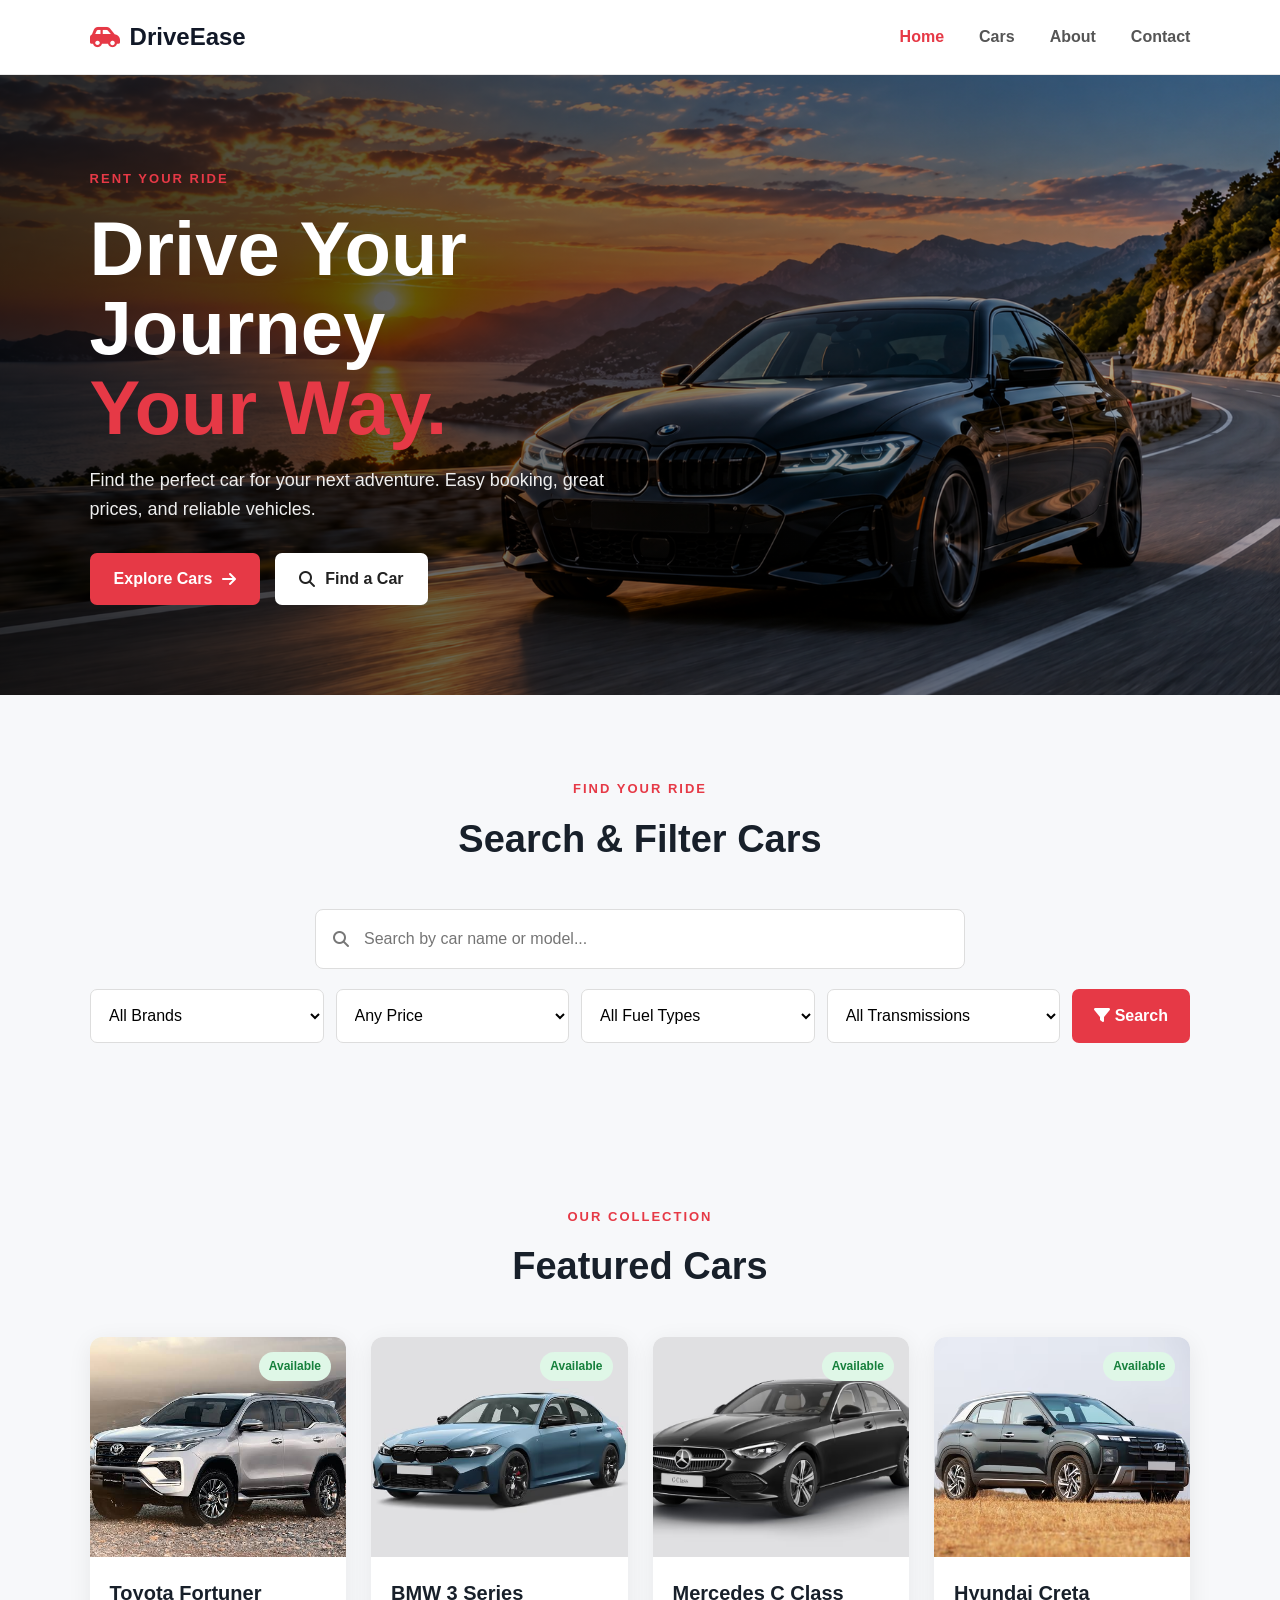
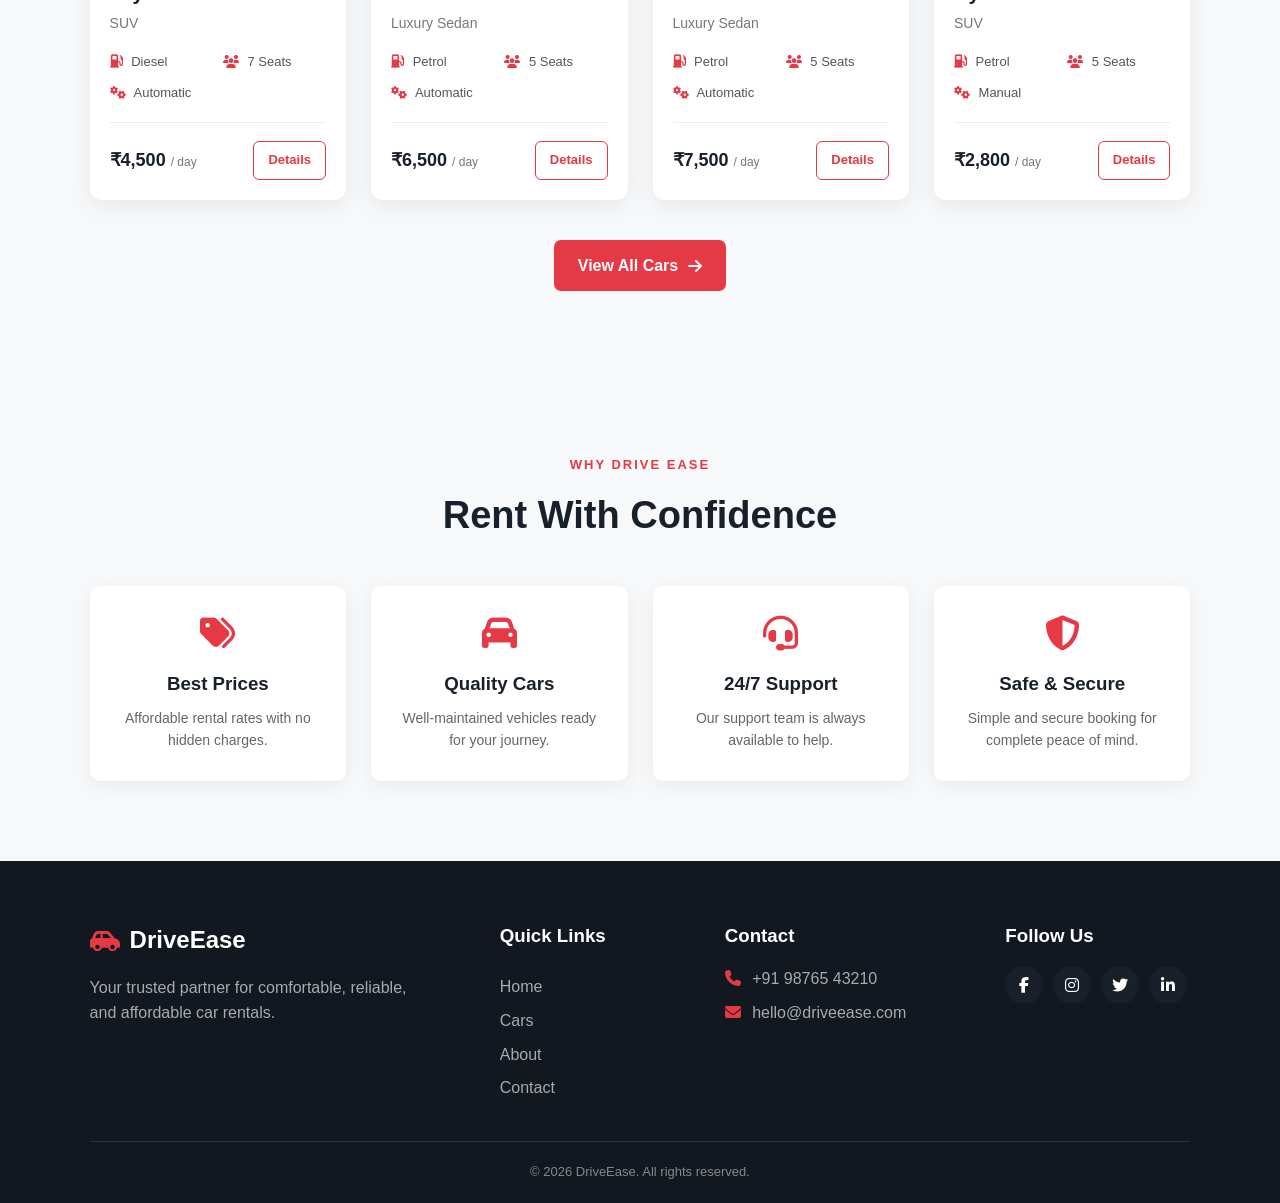
<file: index.html>
<!DOCTYPE html>
<html lang="en">
<head>
    <meta charset="UTF-8">
    <meta name="viewport" content="width=device-width, initial-scale=1.0">
    <title>DriveEase - Car Rental</title>
    <link rel="stylesheet" href="style.css">
    <link rel="stylesheet" href="https://cdnjs.cloudflare.com/ajax/libs/font-awesome/6.5.2/css/all.min.css">
</head>
<body>
<header class="navbar">
    <a href="index.html" class="logo"><i class="fa-solid fa-car-side"></i>DriveEase</a>
    <nav>
        <a href="index.html" class="active">Home</a>
        <a href="cars.html">Cars</a>
        <a href="about.html">About</a>
        <a href="contact.html">Contact</a>
    </nav>
    <button class="menu-btn" id="menuBtn"><i class="fa-solid fa-bars"></i></button>
</header>
<main>
<section class="hero">
    <div class="hero-content">
        <span class="hero-tag">RENT YOUR RIDE</span>
        <h1>Drive Your Journey<br><span>Your Way.</span></h1>
        <p>
            Find the perfect car for your next adventure.
            Easy booking, great prices, and reliable vehicles.
        </p>
        <div class="hero-buttons">
            <a href="cars.html" class="btn primary-btn">Explore Cars <i class="fa-solid fa-arrow-right"></i></a>
            <a href="#search" class="btn secondary-btn"><i class="fa-solid fa-magnifying-glass"></i> Find a Car</a>
        </div>
    </div>
</section>
<section class="search-section" id="search">
    <div class="section-heading">
        <span>FIND YOUR RIDE</span>
        <h2>Search & Filter Cars</h2>
    </div>
    <div class="search-box">
        <i class="fa-solid fa-magnifying-glass"></i>
        <input type="text" id="searchInput" placeholder="Search by car name or model...">
    </div>
    <div class="filters">
        <select id="brandFilter">
            <option value="all">All Brands</option>
            <option value="Toyota">Toyota</option>
            <option value="BMW">BMW</option>
            <option value="Mercedes">Mercedes</option>
            <option value="Audi">Audi</option>
            <option value="Hyundai">Hyundai</option>
        </select>
        <select id="priceFilter">
            <option value="all">Any Price</option>
            <option value="3000">Under ₹3,000/day</option>
            <option value="5000">Under ₹5,000/day</option>
            <option value="8000">Under ₹8,000/day</option>
        </select>
        <select id="fuelFilter">
            <option value="all">All Fuel Types</option>
            <option value="Petrol">Petrol</option>
            <option value="Diesel">Diesel</option>
            <option value="Electric">Electric</option>
            <option value="Hybrid">Hybrid</option>
        </select>
        <select id="transmissionFilter">
            <option value="all">All Transmissions</option>
            <option value="Automatic">Automatic</option>
            <option value="Manual">Manual</option>
        </select>
        <button class="filter-btn" id="filterBtn"><i class="fa-solid fa-filter"></i> Search</button>
    </div>
</section>
<section class="featured-section">
    <div class="section-heading"><span>OUR COLLECTION</span><h2>Featured Cars</h2></div>
    <div class="car-grid" id="carGrid">
        <article class="car-card" data-name="Toyota Fortuner" data-brand="Toyota" data-price="4500" data-fuel="Diesel" data-transmission="Automatic">
            <div class="car-image">
                <img src="images/fortuner.jpeg" alt="Toyota Fortuner">
                <span class="availability available">Available</span>
            </div>
            <div class="car-info">
                <h3>Toyota Fortuner</h3>
                <p class="car-type">SUV</p>
                <div class="car-specs">
                    <span><i class="fa-solid fa-gas-pump"></i> Diesel</span>
                    <span><i class="fa-solid fa-users"></i> 7 Seats</span>
                    <span><i class="fa-solid fa-gears"></i> Automatic</span>
                </div>
                <div class="car-bottom">
                    <strong>₹4,500 <small>/ day</small></strong>
                    <a href="car-details.html" class="details-btn">Details</a>
                </div>
            </div>
        </article>
        <article class="car-card" data-name="BMW 3 Series" data-brand="BMW" data-price="6500" data-fuel="Petrol" data-transmission="Automatic">
            <div class="car-image">
                <img src="images/bmw.avif" alt="BMW 3 Series">
                <span class="availability available">Available</span>
            </div>
            <div class="car-info">
                <h3>BMW 3 Series</h3>
                <p class="car-type">Luxury Sedan</p>
                <div class="car-specs">
                    <span><i class="fa-solid fa-gas-pump"></i> Petrol</span>
                    <span><i class="fa-solid fa-users"></i> 5 Seats</span>
                    <span><i class="fa-solid fa-gears"></i> Automatic</span>
                </div>
                <div class="car-bottom">
                    <strong>₹6,500 <small>/ day</small></strong>
                    <a href="car-details-bmw.html" class="details-btn">Details</a>
                </div> 
            </div>
        </article>
        <article class="car-card" data-name="Mercedes C Class" data-brand="Mercedes" data-price="7500" data-fuel="Petrol" data-transmission="Automatic">
            <div class="car-image">
                <img src="images/mercedes.avif" alt="Mercedes C Class">
                <span class="availability available">Available</span>
            </div>
            <div class="car-info">
                <h3>Mercedes C Class</h3>
                <p class="car-type">Luxury Sedan</p>
                <div class="car-specs">
                    <span><i class="fa-solid fa-gas-pump"></i> Petrol</span>
                    <span><i class="fa-solid fa-users"></i> 5 Seats</span>
                    <span><i class="fa-solid fa-gears"></i> Automatic</span>
                </div>
                <div class="car-bottom">
                    <strong>₹7,500 <small>/ day</small></strong>
                    <a href="car-details-mercedes.html" class="details-btn">Details</a>
                </div>
            </div>
        </article>
        <article class="car-card" data-name="Hyundai Creta" data-brand="Hyundai" data-price="2800" data-fuel="Petrol" data-transmission="Manual">
            <div class="car-image">
                <img src="images/creta.avif" alt="Hyundai Creta">
                <span class="availability available">Available</span>
            </div>
            <div class="car-info">
                <h3>Hyundai Creta</h3>
                <p class="car-type">SUV</p>
                <div class="car-specs">
                    <span><i class="fa-solid fa-gas-pump"></i> Petrol</span>
                    <span><i class="fa-solid fa-users"></i> 5 Seats</span>
                    <span><i class="fa-solid fa-gears"></i> Manual</span>
                </div>
                <div class="car-bottom">
                    <strong>₹2,800 <small>/ day</small></strong>
                    <a href="car-details-creta.html" class="details-btn">Details</a>
                </div>
            </div>
        </article>
    </div>
    <div class="view-all"><a href="cars.html" class="btn primary-btn">View All Cars <i class="fa-solid fa-arrow-right"></i></a></div>
</section>
<section class="why-section">
    <div class="section-heading">
        <span>WHY DRIVE EASE</span>
        <h2>Rent With Confidence</h2>
    </div>
    <div class="benefits">
        <div class="benefit">
            <i class="fa-solid fa-tags"></i>
            <h3>Best Prices</h3>
            <p>Affordable rental rates with no hidden charges.</p>
        </div>
        <div class="benefit">
            <i class="fa-solid fa-car"></i>
            <h3>Quality Cars</h3>
            <p>Well-maintained vehicles ready for your journey.</p>
        </div>
        <div class="benefit">
            <i class="fa-solid fa-headset"></i>
            <h3>24/7 Support</h3>
            <p>Our support team is always available to help.</p>
        </div>
        <div class="benefit">
            <i class="fa-solid fa-shield-halved"></i>
            <h3>Safe & Secure</h3>
            <p>Simple and secure booking for complete peace of mind.</p>
        </div>
    </div>
</section>
</main>
<footer class="footer">
    <div class="footer-content">
        <div class="footer-brand">
            <a href="index.html" class="logo"><i class="fa-solid fa-car-side"></i>DriveEase</a>
            <p>
                Your trusted partner for comfortable,
                reliable, and affordable car rentals.
            </p>
        </div>
        <div class="footer-links">
            <h3>Quick Links</h3>
            <a href="index.html">Home</a>
            <a href="cars.html">Cars</a>
            <a href="about.html">About</a>
            <a href="contact.html">Contact</a>
        </div>
        <div class="footer-contact">
            <h3>Contact</h3>
            <p><i class="fa-solid fa-phone"></i> +91 98765 43210</p>
            <p><i class="fa-solid fa-envelope"></i> hello@driveease.com</p>
        </div>
        <div class="footer-social">
            <h3>Follow Us</h3>
            <div>
                <a href="#"><i class="fa-brands fa-facebook-f"></i></a>
                <a href="#"><i class="fa-brands fa-instagram"></i></a>
                <a href="#"><i class="fa-brands fa-twitter"></i></a>
                <a href="#"><i class="fa-brands fa-linkedin-in"></i></a>
            </div>
        </div>
    </div>
    <div class="footer-bottom"><p>© 2026 DriveEase. All rights reserved.</p></div>
</footer>
<script src="script.js"></script>
</body>
</html>
</file>
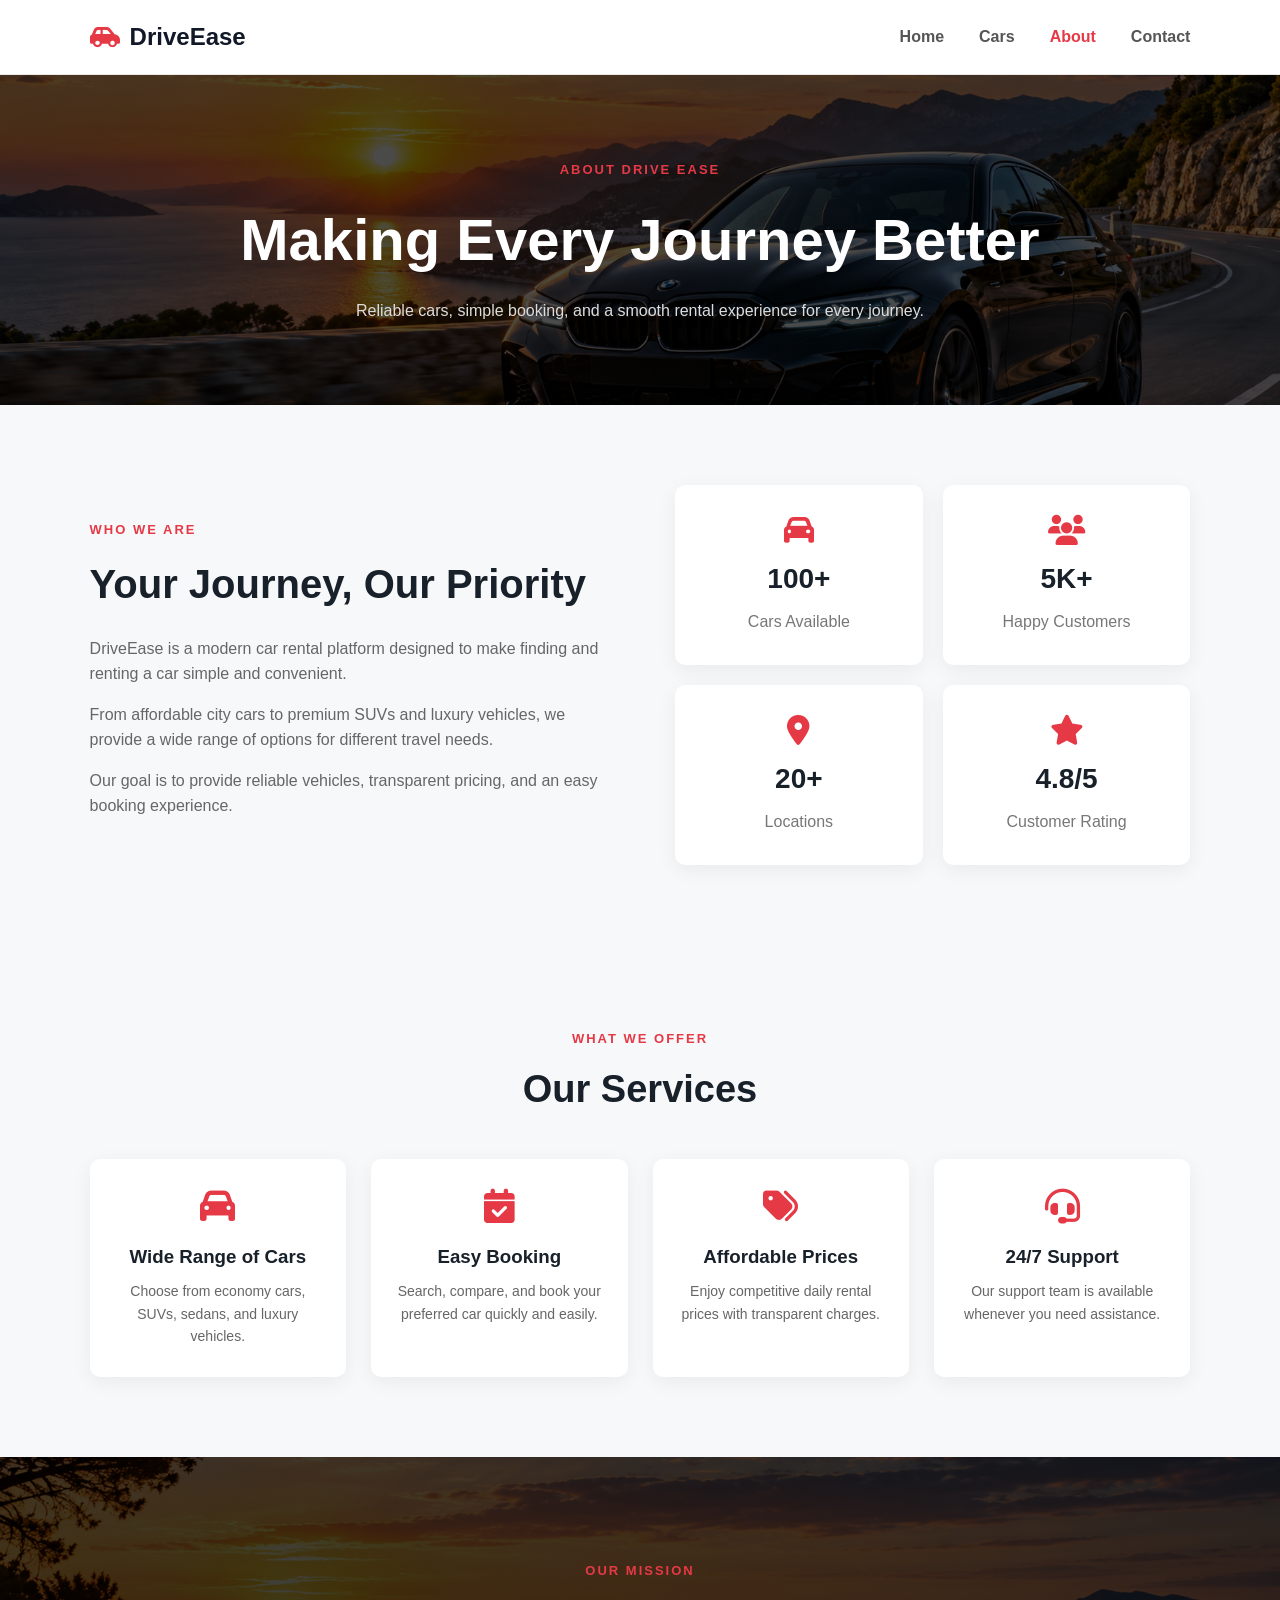
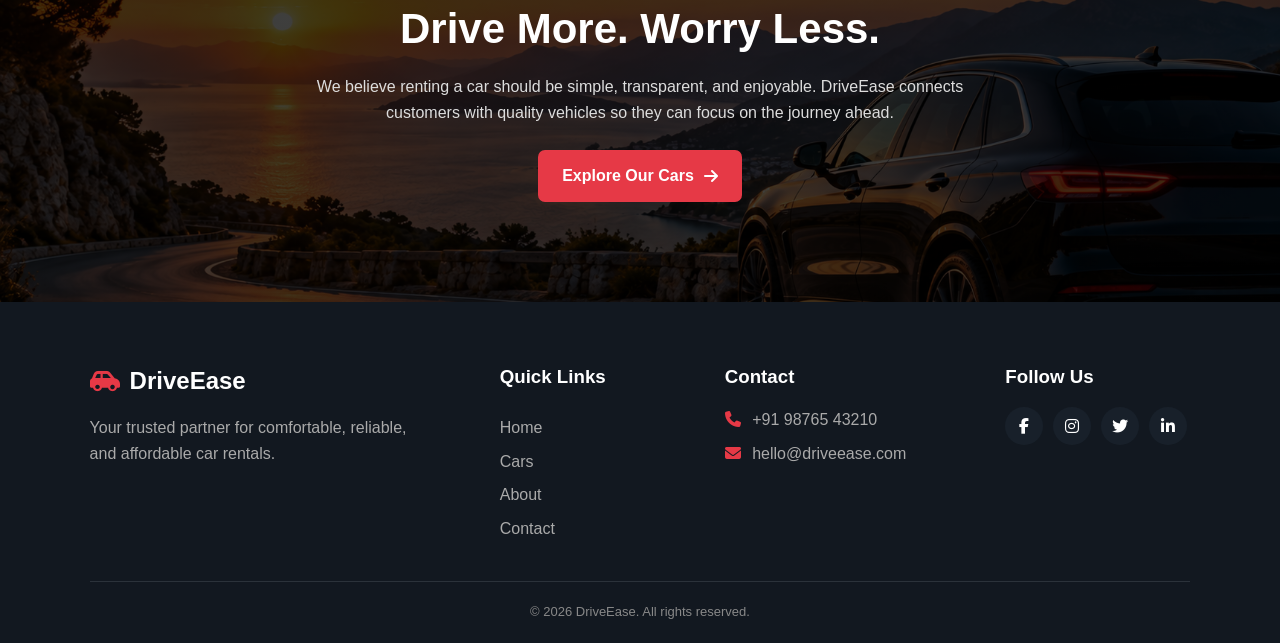
<file: about.html>
<!DOCTYPE html>
<html lang="en">
<head>
    <meta charset="UTF-8">
    <meta name="viewport" content="width=device-width, initial-scale=1.0">
    <title>DriveEase - About Us</title>
    <link rel="stylesheet" href="style.css">
    <link rel="stylesheet" href="https://cdnjs.cloudflare.com/ajax/libs/font-awesome/6.5.2/css/all.min.css">
</head>
<body>
<header class="navbar">
    <a href="index.html" class="logo"><i class="fa-solid fa-car-side"></i>DriveEase</a>
    <nav>
        <a href="index.html">Home</a>
        <a href="cars.html">Cars</a>
        <a href="about.html" class="active">About</a>
        <a href="contact.html">Contact</a>
    </nav>
    <button class="menu-btn" id="menuBtn"><i class="fa-solid fa-bars"></i></button>
</header>
<main>
<section class="page-hero">
    <div>
        <span>ABOUT DRIVE EASE</span>
        <h1>Making Every Journey Better</h1>
        <p>
            Reliable cars, simple booking, and a smooth rental
            experience for every journey.
        </p>
    </div>
</section>
<section class="about-section">
    <div class="about-content">
        <div class="about-text">
            <span class="section-label">WHO WE ARE</span>
            <h2>Your Journey, Our Priority</h2>
            <p>
                DriveEase is a modern car rental platform designed
                to make finding and renting a car simple and convenient.
            </p>
            <p>
                From affordable city cars to premium SUVs and luxury
                vehicles, we provide a wide range of options for
                different travel needs.
            </p>
            <p>
                Our goal is to provide reliable vehicles, transparent
                pricing, and an easy booking experience.
            </p>
        </div>
        <div class="about-stats">
            <div class="stat-card"><i class="fa-solid fa-car"></i><h3>100+</h3><p>Cars Available</p></div>
            <div class="stat-card"><i class="fa-solid fa-users"></i><h3>5K+</h3><p>Happy Customers</p></div>
            <div class="stat-card"><i class="fa-solid fa-location-dot"></i><h3>20+</h3><p>Locations</p></div>
            <div class="stat-card"><i class="fa-solid fa-star"></i><h3>4.8/5</h3><p>Customer Rating</p></div>
        </div>
    </div>
</section>
<section class="services-section">
    <div class="section-heading">
        <span>WHAT WE OFFER</span>
        <h2>Our Services</h2>
    </div>
    <div class="services-grid">
        <div class="service-card">
            <i class="fa-solid fa-car"></i>
            <h3>Wide Range of Cars</h3>
            <p>
                Choose from economy cars, SUVs, sedans,
                and luxury vehicles.
            </p>
        </div>
        <div class="service-card">
            <i class="fa-solid fa-calendar-check"></i>
            <h3>Easy Booking</h3>
            <p>
                Search, compare, and book your preferred
                car quickly and easily.
            </p>
        </div>
        <div class="service-card">
            <i class="fa-solid fa-tags"></i>
            <h3>Affordable Prices</h3>
            <p>
                Enjoy competitive daily rental prices
                with transparent charges.
            </p>
        </div>
        <div class="service-card">
            <i class="fa-solid fa-headset"></i>
            <h3>24/7 Support</h3>
            <p>
                Our support team is available whenever
                you need assistance.
            </p>
        </div>
    </div>
</section>
<section class="mission-section">
    <div class="mission-content">
        <span>OUR MISSION</span>
        <h2>Drive More. Worry Less.</h2>
        <p>
            We believe renting a car should be simple, transparent,
            and enjoyable. DriveEase connects customers with quality
            vehicles so they can focus on the journey ahead.
        </p>
        <a href="cars.html" class="btn primary-btn">Explore Our Cars<i class="fa-solid fa-arrow-right"></i></a>
    </div>
</section>
</main>
<footer class="footer">
    <div class="footer-content">
        <div class="footer-brand">
            <a href="index.html" class="logo"><i class="fa-solid fa-car-side"></i>DriveEase</a>
            <p>
                Your trusted partner for comfortable,
                reliable, and affordable car rentals.
            </p>
        </div>
        <div class="footer-links">
            <h3>Quick Links</h3>
            <a href="index.html">Home</a>
            <a href="cars.html">Cars</a>
            <a href="about.html">About</a>
            <a href="contact.html">Contact</a>
        </div>
        <div class="footer-contact">
            <h3>Contact</h3>
            <p>
                <i class="fa-solid fa-phone"></i>
                +91 98765 43210
            </p>
            <p>
                <i class="fa-solid fa-envelope"></i>
                hello@driveease.com
            </p>
        </div>
        <div class="footer-social">
            <h3>Follow Us</h3>
            <div>
                <a href="#"><i class="fa-brands fa-facebook-f"></i></a>
                <a href="#"><i class="fa-brands fa-instagram"></i></a>
                <a href="#"><i class="fa-brands fa-twitter"></i></a>
                <a href="#"><i class="fa-brands fa-linkedin-in"></i></a>
            </div>
        </div>
    </div>
    <div class="footer-bottom">
        <p>© 2026 DriveEase. All rights reserved.</p>
    </div>
</footer>
<script src="script.js"></script>
</body>
</html>
</file>
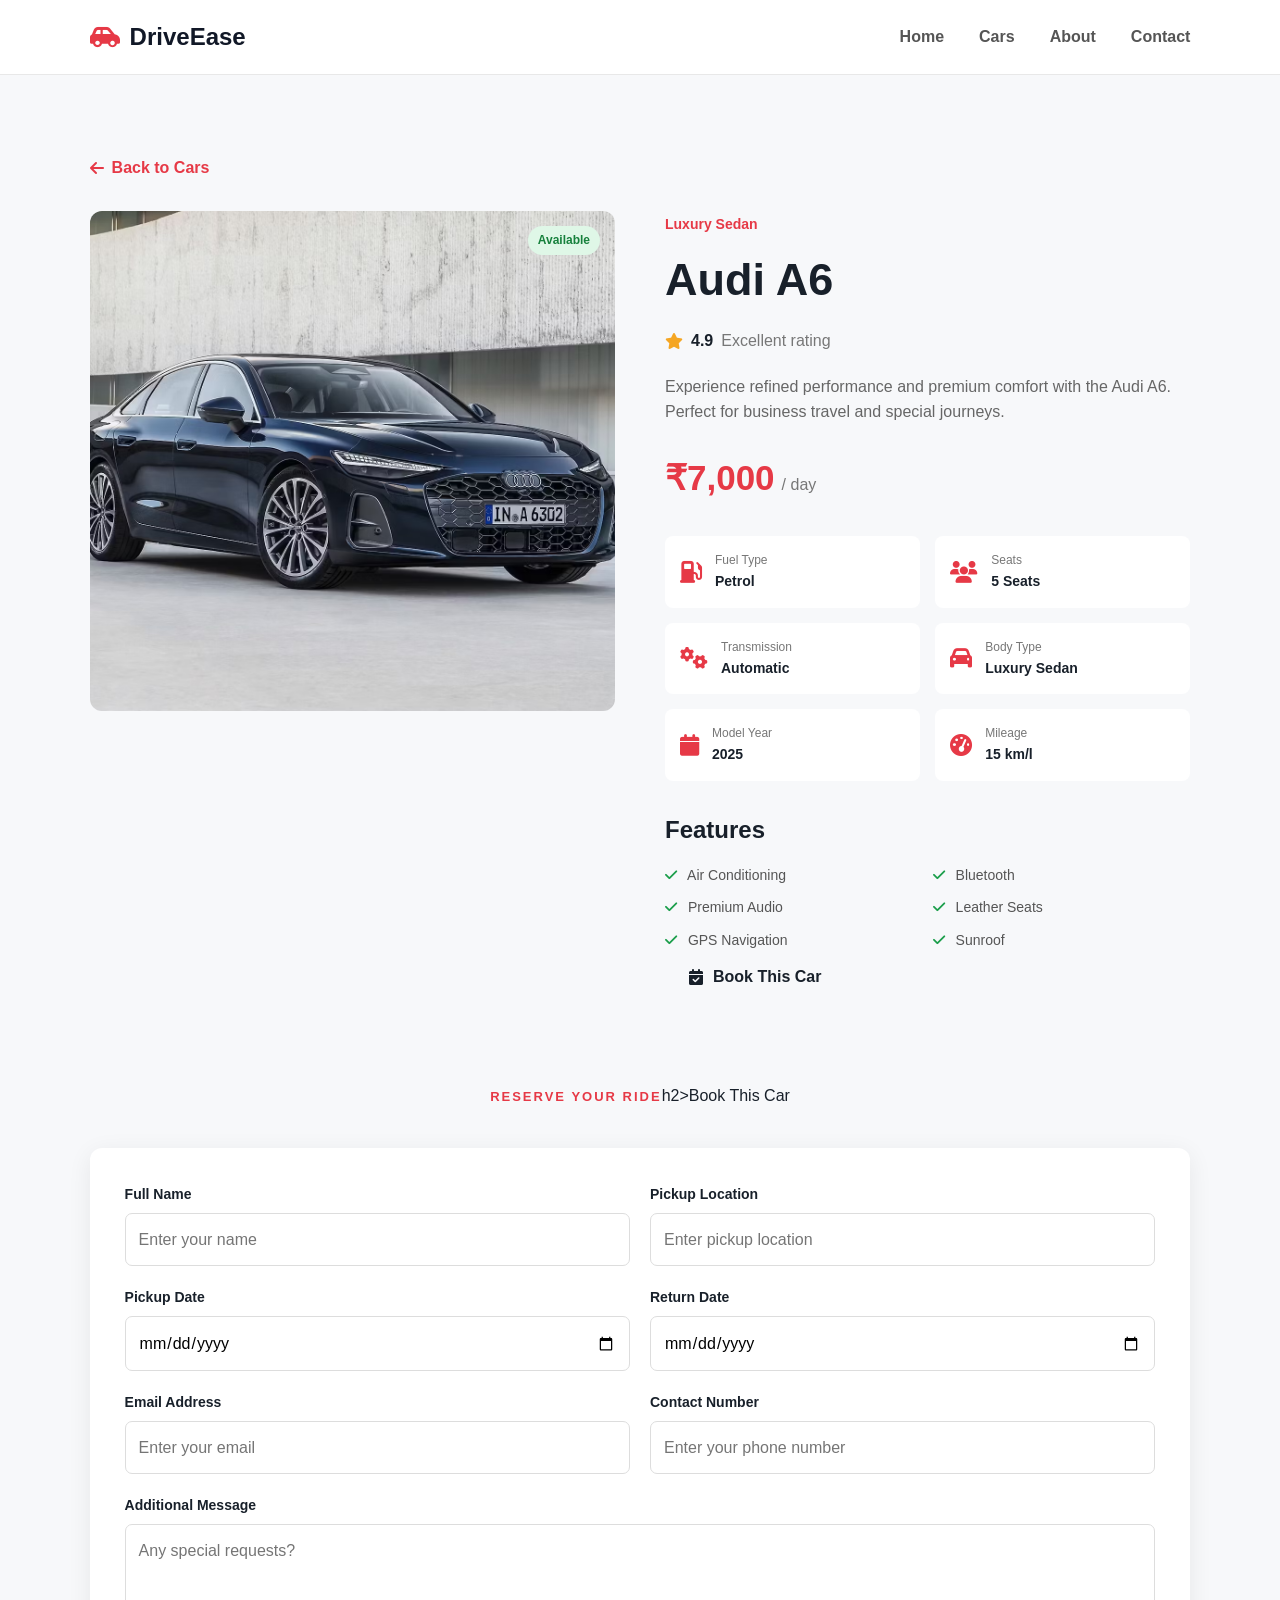
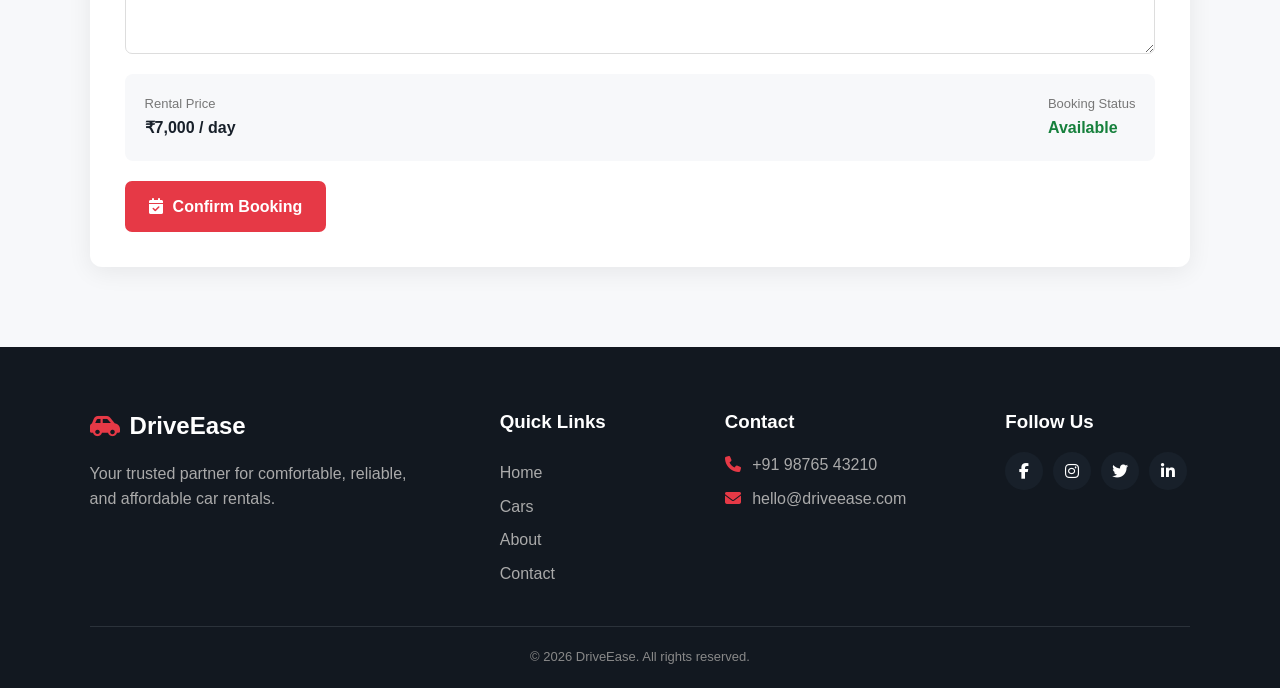
<file: car-details-audi.html>
<!DOCTYPE html>
<html lang="en">
<head>
    <meta charset="UTF-8">
    <meta name="viewport" content="width=device-width, initial-scale=1.0">
    <title>Audi A6 - DriveEase</title>
    <link rel="stylesheet" href="style.css">
    <link rel="stylesheet" href="https://cdnjs.cloudflare.com/ajax/libs/font-awesome/6.5.2/css/all.min.css">
</head>
<body>
<header class="navbar">
    <a href="index.html" class="logo"><i class="fa-solid fa-car-side"></i>DriveEase</a>
    <nav>
        <a href="index.html">Home</a>
        <a href="cars.html">Cars</a>
        <a href="about.html">About</a>
        <a href="contact.html">Contact</a>
    </nav>
    <button class="menu-btn" id="menuBtn"><i class="fa-solid fa-bars"></i></button>
</header>
<section class="details-page">
<div class="details-container">
    <a href="cars.html" class="back-link"><i class="fa-solid fa-arrow-left"></i> Back to Cars</a>
    <div class="car-details">
        <div class="details-image"><img src="images/audio.avif" alt="Audi A6"><span class="availability available">Available</span></div>
        <div class="details-content">
            <span class="car-category">Luxury Sedan</span>
            <h1>Audi A6</h1>
            <div class="rating"><i class="fa-solid fa-star"></i><strong>4.9</strong><span>Excellent rating</span></div>
            <p class="details-description">
                Experience refined performance and premium comfort with the Audi A6.
                Perfect for business travel and special journeys.
            </p>
            <div class="price-box"><strong>₹7,000</strong><span>/ day</span></div>
            <div class="specification-grid">
                <div class="specification"><i class="fa-solid fa-gas-pump"></i><div><span>Fuel Type</span><strong>Petrol</strong></div></div>
                <div class="specification"><i class="fa-solid fa-users"></i><div><span>Seats</span><strong>5 Seats</strong></div></div>
                <div class="specification"><i class="fa-solid fa-gears"></i><div><span>Transmission</span><strong>Automatic</strong></div></div>
                <div class="specification"><i class="fa-solid fa-car"></i><div><span>Body Type</span><strong>Luxury Sedan</strong></div></div>
                <div class="specification"><i class="fa-solid fa-calendar"></i><div><span>Model Year</span><strong>2025</strong></div></div>
                <div class="specification"><i class="fa-solid fa-gauge-high"></i><div><span>Mileage</span><strong>15 km/l</strong></div></div>
            </div>
            <div class="features">
                <h2>Features</h2>
                <div class="feature-list">
                    <span><i class="fa-solid fa-check"></i> Air Conditioning</span>
                    <span><i class="fa-solid fa-check"></i> Bluetooth</span>
                    <span><i class="fa-solid fa-check"></i> Premium Audio</span>
                    <span><i class="fa-solid fa-check"></i> Leather Seats</span>
                    <span><i class="fa-solid fa-check"></i> GPS Navigation</span>
                    <span><i class="fa-solid fa-check"></i> Sunroof</span>
                </div>
            </div>
            <a href="#booking" class="btn"><i class="fa-solid fa-calendar-check"></i> Book This Car</a>
        </div>
    </div>
    <section class="booking-section" id="booking">
        <div class="section-heading"><span>RESERVE YOUR RIDE</span>h2>Book This Car</h2></div>
        <form class="booking-form" id="bookingForm">
            <div class="form-group"><label>Full Name</label><input type="text" id="userName" placeholder="Enter your name" required></div>
            <div class="form-group"><label>Pickup Location</label><input type="text" id="location" placeholder="Enter pickup location" required></div>
            <div class="form-group"><label>Pickup Date</label><input type="date" id="pickupDate" required></div>
            <div class="form-group"><label>Return Date</label><input type="date" id="returnDate" required></div>
            <div class="form-group"><label>Email Address</label><input type="email" id="email" placeholder="Enter your email" required></div>
            <div class="form-group"><label>Contact Number</label><input type="tel" id="phone" placeholder="Enter your phone number" required></div>
            <div class="form-group full-width"><label>Additional Message</label><textarea id="message" rows="4" placeholder="Any special requests?"></textarea></div>
            <div class="booking-summary"><div><span>Rental Price</span><strong>₹7,000 / day</strong></div><div><span>Booking Status</span><strong class="available-text">Available</strong></div></div>
            <button type="submit" class="btn primary-btn booking-btn"><i class="fa-solid fa-calendar-check"></i> Confirm Booking</button>
        </form>
    </section>
</div>
</section>
<footer class="footer">
    <div class="footer-content">
        <div class="footer-brand">
            <a href="index.html" class="logo"><i class="fa-solid fa-car-side"></i> DriveEase</a>
            <p>Your trusted partner for comfortable, reliable, and affordable car rentals.</p>
        </div>
        <div class="footer-links">
            <h3>Quick Links</h3>
            <a href="index.html">Home</a>
            <a href="cars.html">Cars</a>
            <a href="about.html">About</a>
            <a href="contact.html">Contact</a>
        </div>
        <div class="footer-contact">
            <h3>Contact</h3>
            <p><i class="fa-solid fa-phone"></i> +91 98765 43210</p>
            <p><i class="fa-solid fa-envelope"></i> hello@driveease.com</p>
        </div>
        <div class="footer-social">
            <h3>Follow Us</h3>
            <div>
                <a href="#"><i class="fa-brands fa-facebook-f"></i></a>
                <a href="#"><i class="fa-brands fa-instagram"></i></a>
                <a href="#"><i class="fa-brands fa-twitter"></i></a>
                <a href="#"><i class="fa-brands fa-linkedin-in"></i></a>
            </div>
        </div>
    </div>
    <div class="footer-bottom"><p>© 2026 DriveEase. All rights reserved.</p></div>
</footer>
<script src="script.js"></script>
</body>
</html>
</file>
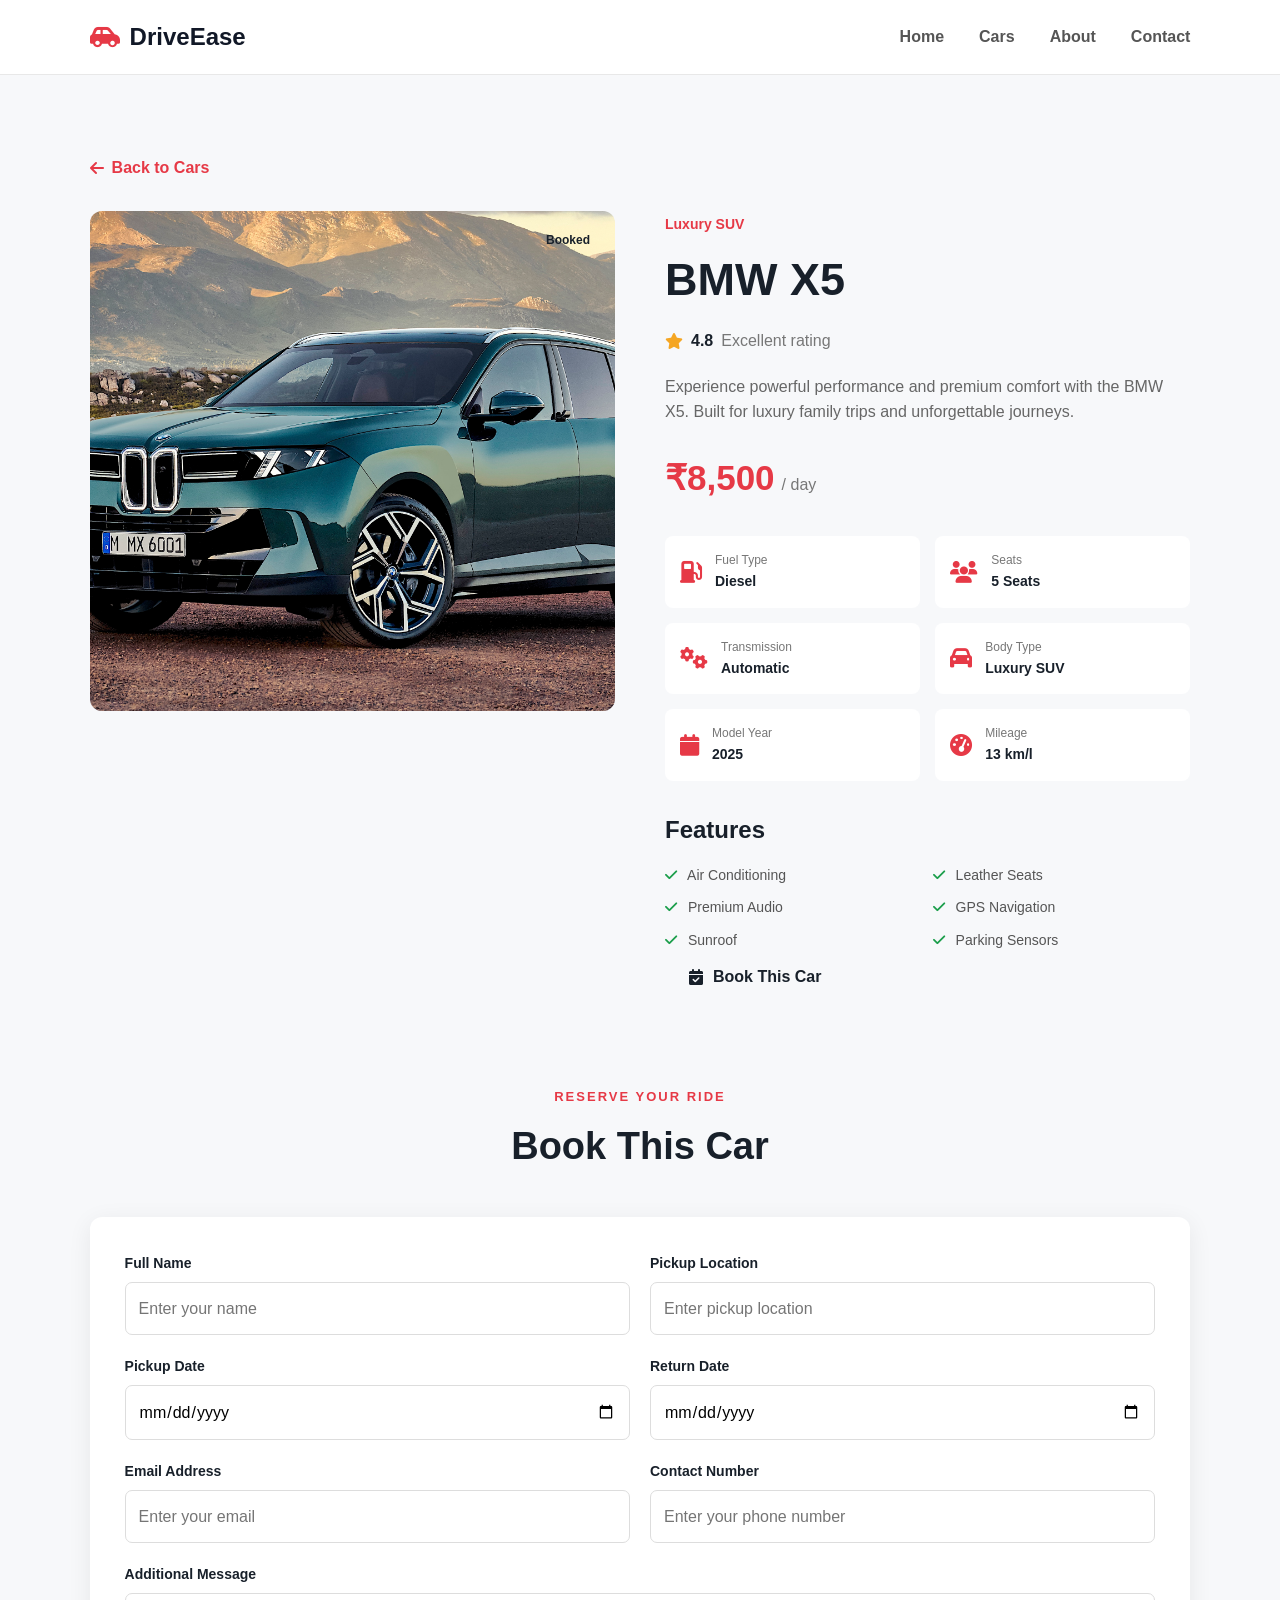
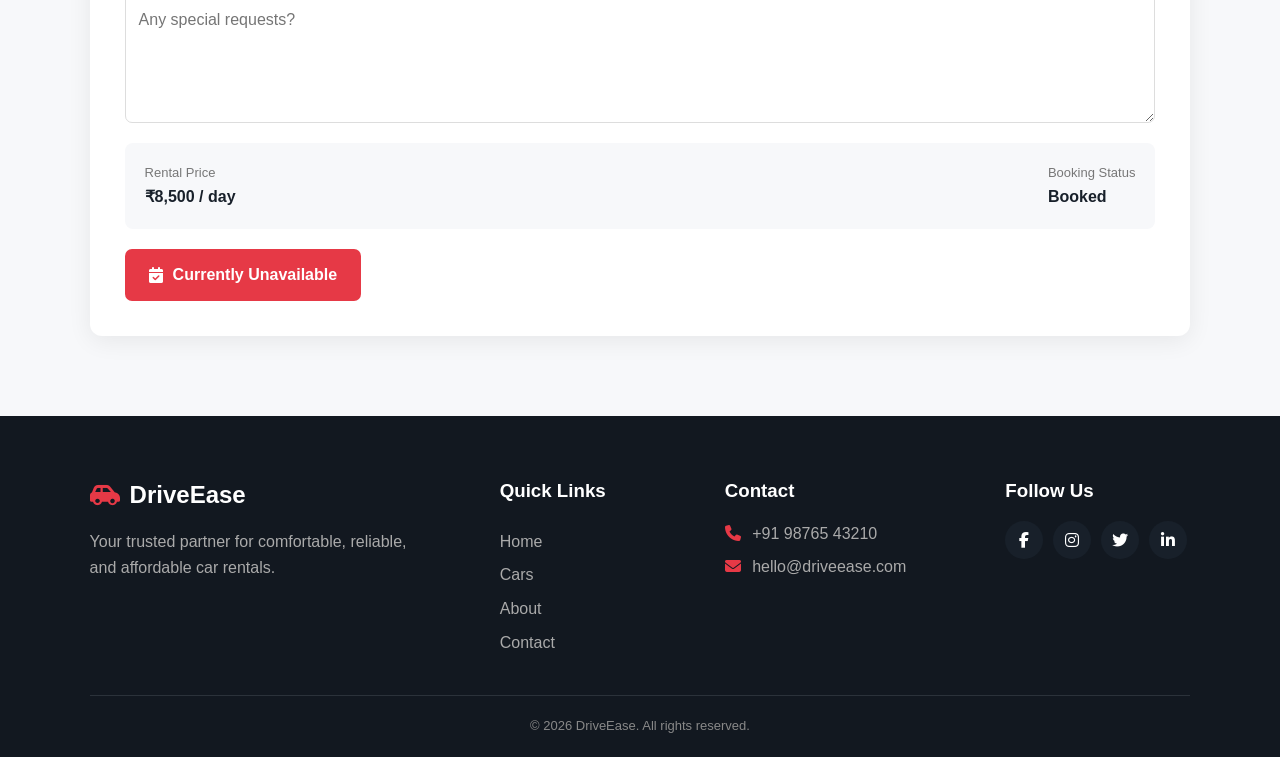
<file: car-details-bmw-x5.html>
<!DOCTYPE html>
<html lang="en">
<head>
    <meta charset="UTF-8">
    <meta name="viewport" content="width=device-width, initial-scale=1.0">
    <title>BMW X5 - DriveEase</title>
    <link rel="stylesheet" href="style.css">
    <link rel="stylesheet" href="https://cdnjs.cloudflare.com/ajax/libs/font-awesome/6.5.2/css/all.min.css">
</head>
<body>
<header class="navbar">
    <a href="index.html" class="logo"><i class="fa-solid fa-car-side"></i>DriveEase</a>
    <nav>
        <a href="index.html">Home</a>
        <a href="cars.html">Cars</a>
        <a href="about.html">About</a>
        <a href="contact.html">Contact</a>
    </nav>
    <button class="menu-btn" id="menuBtn"><i class="fa-solid fa-bars"></i></button>
</header>
<section class="details-page">
<div class="details-container">
    <a href="cars.html" class="back-link"><i class="fa-solid fa-arrow-left"></i> Back to Cars</a>
    <div class="car-details">
        <div class="details-image"><img src="images/bmw-x5.jpg" alt="BMW X5"><span class="availability booked">Booked</span></div>
        <div class="details-content"><span class="car-category">Luxury SUV</span><h1>BMW X5</h1>
            <div class="rating">
                <i class="fa-solid fa-star"></i>
                <strong>4.8</strong>
                <span>Excellent rating</span>
            </div>
            <p class="details-description">
                Experience powerful performance and premium comfort with the BMW X5.
                Built for luxury family trips and unforgettable journeys.
            </p>
            <div class="price-box"><strong>₹8,500</strong><span>/ day</span></div>
            <div class="specification-grid">
                <div class="specification"><i class="fa-solid fa-gas-pump"></i><div><span>Fuel Type</span><strong>Diesel</strong></div></div>
                <div class="specification"><i class="fa-solid fa-users"></i><div><span>Seats</span><strong>5 Seats</strong></div></div>
                <div class="specification"><i class="fa-solid fa-gears"></i><div><span>Transmission</span><strong>Automatic</strong></div></div>
                <div class="specification"><i class="fa-solid fa-car"></i><div><span>Body Type</span><strong>Luxury SUV</strong></div></div>
                <div class="specification"><i class="fa-solid fa-calendar"></i><div><span>Model Year</span><strong>2025</strong></div></div>
                <div class="specification"><i class="fa-solid fa-gauge-high"></i><div><span>Mileage</span><strong>13 km/l</strong></div></div>
            </div>
            <div class="features">
                <h2>Features</h2>
                <div class="feature-list">
                    <span><i class="fa-solid fa-check"></i> Air Conditioning</span>
                    <span><i class="fa-solid fa-check"></i> Leather Seats</span>
                    <span><i class="fa-solid fa-check"></i> Premium Audio</span>
                    <span><i class="fa-solid fa-check"></i> GPS Navigation</span>
                    <span><i class="fa-solid fa-check"></i> Sunroof</span>
                    <span><i class="fa-solid fa-check"></i> Parking Sensors</span>
                </div>
            </div>
            <a href="#booking" class="btn"><i class="fa-solid fa-calendar-check"></i> Book This Car</a>
        </div>
    </div>
    <section class="booking-section" id="booking">
        <div class="section-heading"><span>RESERVE YOUR RIDE</span><h2>Book This Car</h2></div>
        <form class="booking-form" id="bookingForm">
            <div class="form-group"><label>Full Name</label><input type="text" id="userName" placeholder="Enter your name" required></div>
            <div class="form-group"><label>Pickup Location</label><input type="text" id="location" placeholder="Enter pickup location" required></div>
            <div class="form-group"><label>Pickup Date</label><input type="date" id="pickupDate" required></div>
            <div class="form-group"><label>Return Date</label><input type="date" id="returnDate" required></div>
            <div class="form-group"><label>Email Address</label><input type="email" id="email" placeholder="Enter your email" required></div>
            <div class="form-group"><label>Contact Number</label><input type="tel" id="phone" placeholder="Enter your phone number" required></div>
            <div class="form-group full-width"><label>Additional Message</label><textarea id="message" rows="4" placeholder="Any special requests?"></textarea></div>
            <div class="booking-summary"><div><span>Rental Price</span><strong>₹8,500 / day</strong></div><div><span>Booking Status</span><strong class="booked-text">Booked</strong></div></div>
            <button type="submit" class="btn primary-btn booking-btn" disabled><i class="fa-solid fa-calendar-check"></i> Currently Unavailable</button>
        </form>
    </section>
</div>
</section>
<footer class="footer">
    <div class="footer-content">
        <div class="footer-brand">
            <a href="index.html" class="logo"><i class="fa-solid fa-car-side"></i> DriveEase</a>
            <p>Your trusted partner for comfortable, reliable, and affordable car rentals.</p>
        </div>
        <div class="footer-links">
            <h3>Quick Links</h3>
            <a href="index.html">Home</a>
            <a href="cars.html">Cars</a>
            <a href="about.html">About</a>
            <a href="contact.html">Contact</a>
        </div>
        <div class="footer-contact">
            <h3>Contact</h3>
            <p><i class="fa-solid fa-phone"></i> +91 98765 43210</p>
            <p><i class="fa-solid fa-envelope"></i> hello@driveease.com</p>
        </div>
        <div class="footer-social">
            <h3>Follow Us</h3>
            <div>
                <a href="#"><i class="fa-brands fa-facebook-f"></i></a>
                <a href="#"><i class="fa-brands fa-instagram"></i></a>
                <a href="#"><i class="fa-brands fa-twitter"></i></a>
                <a href="#"><i class="fa-brands fa-linkedin-in"></i></a>
            </div>
        </div>
    </div>
    <div class="footer-bottom"><p>© 2026 DriveEase. All rights reserved.</p></div>
</footer>
<script src="script.js"></script>
</body>
</html>
</file>
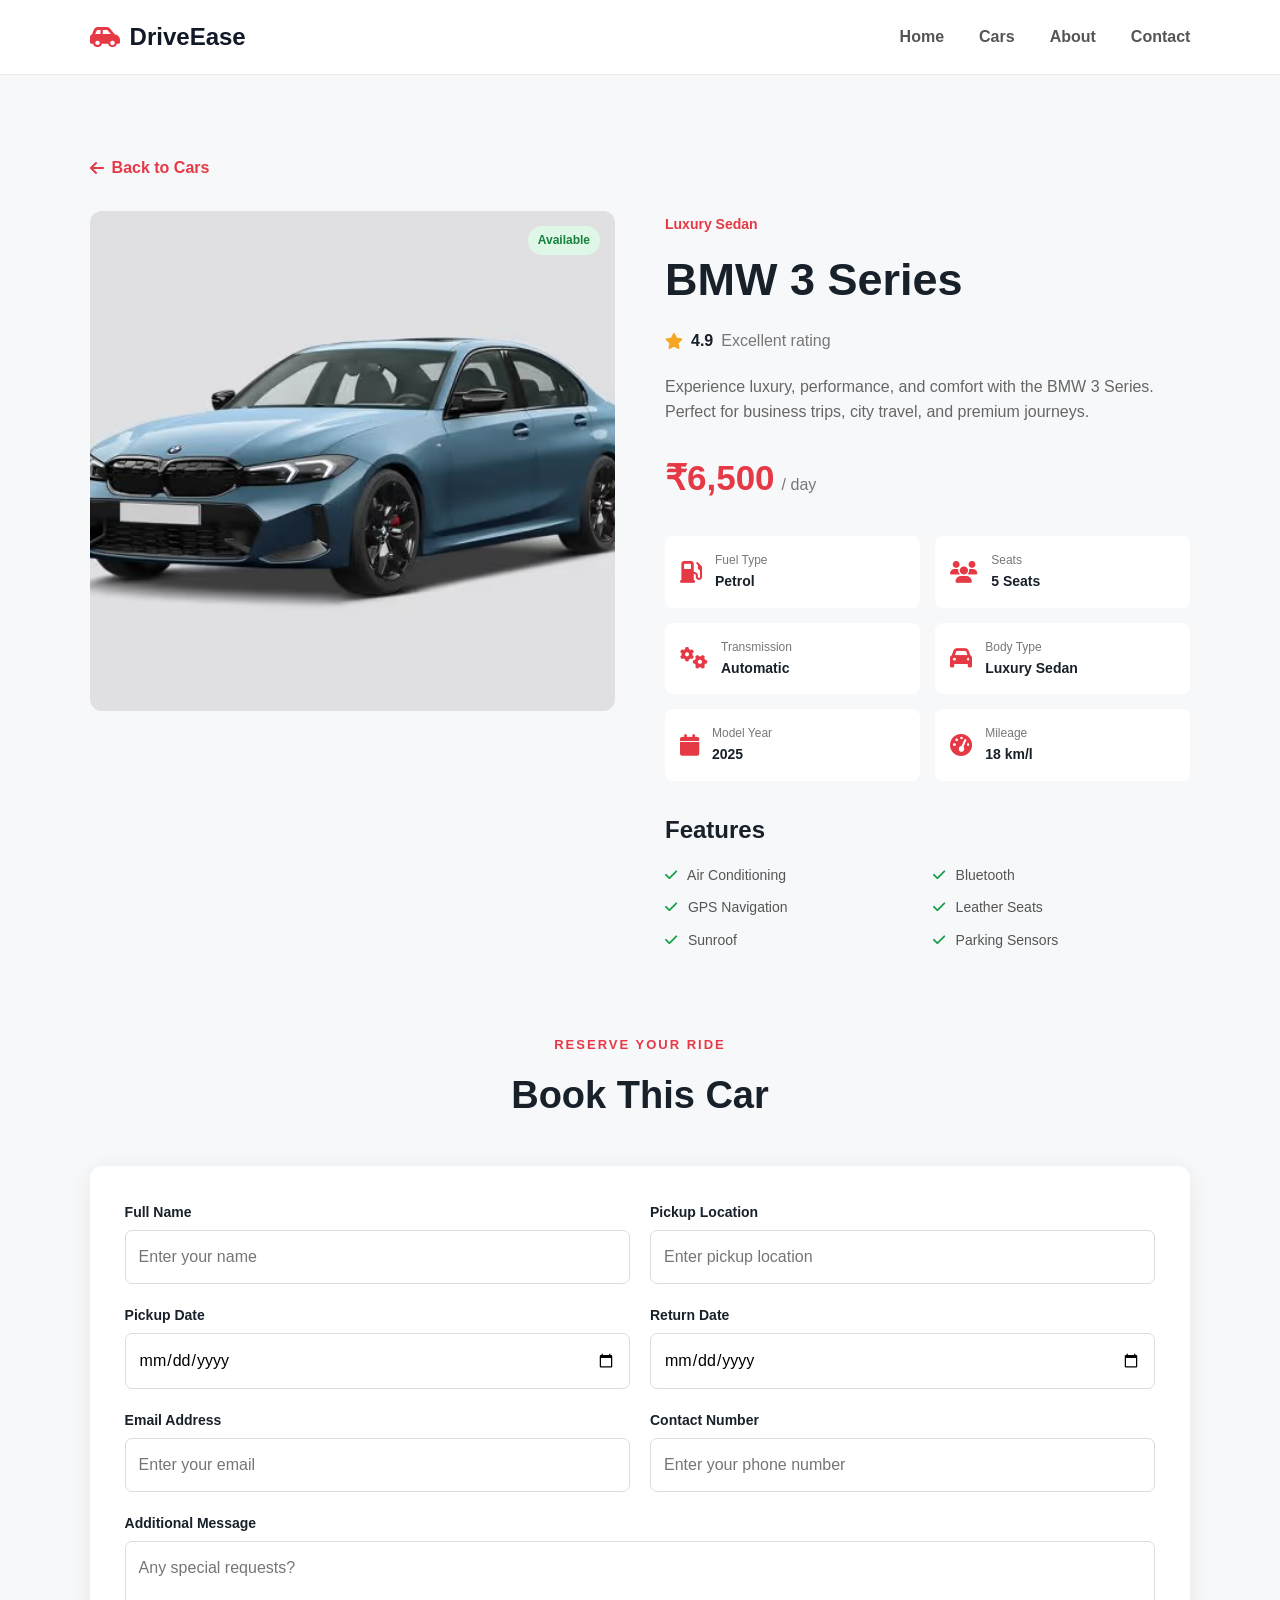
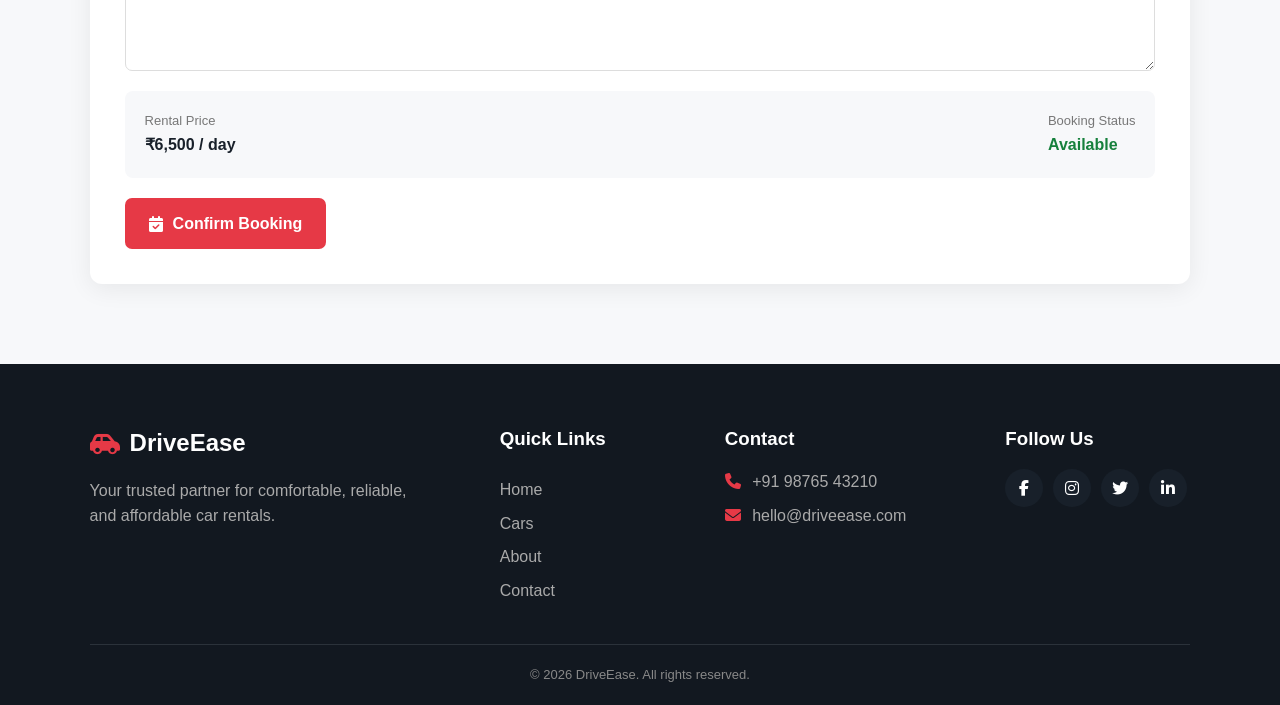
<file: car-details-bmw.html>
<!DOCTYPE html>
<html lang="en">
<head>
    <meta charset="UTF-8">
    <meta name="viewport" content="width=device-width, initial-scale=1.0">
    <title>BMW 3 Series - DriveEase</title>
    <link rel="stylesheet" href="style.css">
    <link rel="stylesheet" href="https://cdnjs.cloudflare.com/ajax/libs/font-awesome/6.5.2/css/all.min.css">
</head>
<body>
<header class="navbar">
    <a href="index.html" class="logo"><i class="fa-solid fa-car-side"></i> DriveEase</a>
    <nav>
        <a href="index.html">Home</a>
        <a href="cars.html">Cars</a>
        <a href="about.html">About</a>
        <a href="contact.html">Contact</a>
    </nav>
    <button class="menu-btn" id="menuBtn"><i class="fa-solid fa-bars"></i></button>
</header>
<main>
<section class="details-page">
<div class="details-container">
    <a href="cars.html" class="back-link"><i class="fa-solid fa-arrow-left"></i> Back to Cars</a>
    <div class="car-details">
        <div class="details-image"><img src="images/bmw.avif" alt="BMW 3 Series"><span class="availability available">Available</span></div>
        <div class="details-content">
            <span class="car-category">Luxury Sedan</span>
            <h1>BMW 3 Series</h1>
            <div class="rating"><i class="fa-solid fa-star"></i><strong>4.9</strong><span>Excellent rating</span></div>
            <p class="details-description">
                Experience luxury, performance, and comfort with the BMW 3 Series.
                Perfect for business trips, city travel, and premium journeys.
            </p>
            <div class="price-box"><strong>₹6,500</strong><span>/ day</span></div>
            <div class="specification-grid">
                <div class="specification"><i class="fa-solid fa-gas-pump"></i><div><span>Fuel Type</span><strong>Petrol</strong></div></div>
                <div class="specification"><i class="fa-solid fa-users"></i><div><span>Seats</span><strong>5 Seats</strong></div></div>
                <div class="specification"><i class="fa-solid fa-gears"></i><div><span>Transmission</span><strong>Automatic</strong></div></div>
                <div class="specification"><i class="fa-solid fa-car"></i><div><span>Body Type</span><strong>Luxury Sedan</strong></div></div>
                <div class="specification"><i class="fa-solid fa-calendar"></i><div><span>Model Year</span><strong>2025</strong></div></div>
                <div class="specification"><i class="fa-solid fa-gauge-high"></i><div><span>Mileage</span><strong>18 km/l</strong></div></div>
            </div>
            <div class="features">
                <h2>Features</h2>
                <div class="feature-list">
                    <span><i class="fa-solid fa-check"></i> Air Conditioning</span>
                    <span><i class="fa-solid fa-check"></i> Bluetooth</span>
                    <span><i class="fa-solid fa-check"></i> GPS Navigation</span>
                    <span><i class="fa-solid fa-check"></i> Leather Seats</span>
                    <span><i class="fa-solid fa-check"></i> Sunroof</span>
                    <span><i class="fa-solid fa-check"></i> Parking Sensors</span>
                </div>
            </div>
        </div>
    </div>
    <section class="booking-section" id="booking">
        <div class="section-heading"><span>RESERVE YOUR RIDE</span><h2>Book This Car</h2></div>
        <form class="booking-form" id="bookingForm">
            <div class="form-group"><label>Full Name</label><input type="text" id="userName" placeholder="Enter your name" required></div>
            <div class="form-group"><label>Pickup Location</label><input type="text" id="location" placeholder="Enter pickup location" required></div>
            <div class="form-group"><label>Pickup Date</label><input type="date" id="pickupDate" required></div>
            <div class="form-group"><label>Return Date</label><input type="date" id="returnDate" required></div>
            <div class="form-group"><label>Email Address</label><input type="email" id="email" placeholder="Enter your email" required></div>
            <div class="form-group"><label>Contact Number</label><input type="tel" id="phone" placeholder="Enter your phone number" required></div>
            <div class="form-group full-width"><label>Additional Message</label><textarea id="message" rows="4" placeholder="Any special requests?"></textarea></div>
            <div class="booking-summary"><div><span>Rental Price</span><strong>₹6,500 / day</strong></div>
                <div><span>Booking Status</span><strong class="available-text">Available</strong></div></div>
            <button type="submit" class="btn primary-btn booking-btn"><i class="fa-solid fa-calendar-check"></i>Confirm Booking</button>
        </form>
    </section>
</div>
</section>
</main>
<footer class="footer">
    <div class="footer-content">
        <div class="footer-brand">
            <a href="index.html" class="logo"><i class="fa-solid fa-car-side"></i> DriveEase</a>
            <p>Your trusted partner for comfortable, reliable, and affordable car rentals.</p>
        </div>
        <div class="footer-links">
            <h3>Quick Links</h3>
            <a href="index.html">Home</a>
            <a href="cars.html">Cars</a>
            <a href="about.html">About</a>
            <a href="contact.html">Contact</a>
        </div>
        <div class="footer-contact">
            <h3>Contact</h3>
            <p><i class="fa-solid fa-phone"></i> +91 98765 43210</p>
            <p><i class="fa-solid fa-envelope"></i> hello@driveease.com</p>
        </div>
        <div class="footer-social">
            <h3>Follow Us</h3>
            <div>
                <a href="#"><i class="fa-brands fa-facebook-f"></i></a>
                <a href="#"><i class="fa-brands fa-instagram"></i></a>
                <a href="#"><i class="fa-brands fa-twitter"></i></a>
                <a href="#"><i class="fa-brands fa-linkedin-in"></i></a>
            </div>
        </div>
    </div>
    <div class="footer-bottom"><p>© 2026 DriveEase. All rights reserved.</p></div>
</footer>
<script src="script.js"></script>
</body>
</html>
</file>
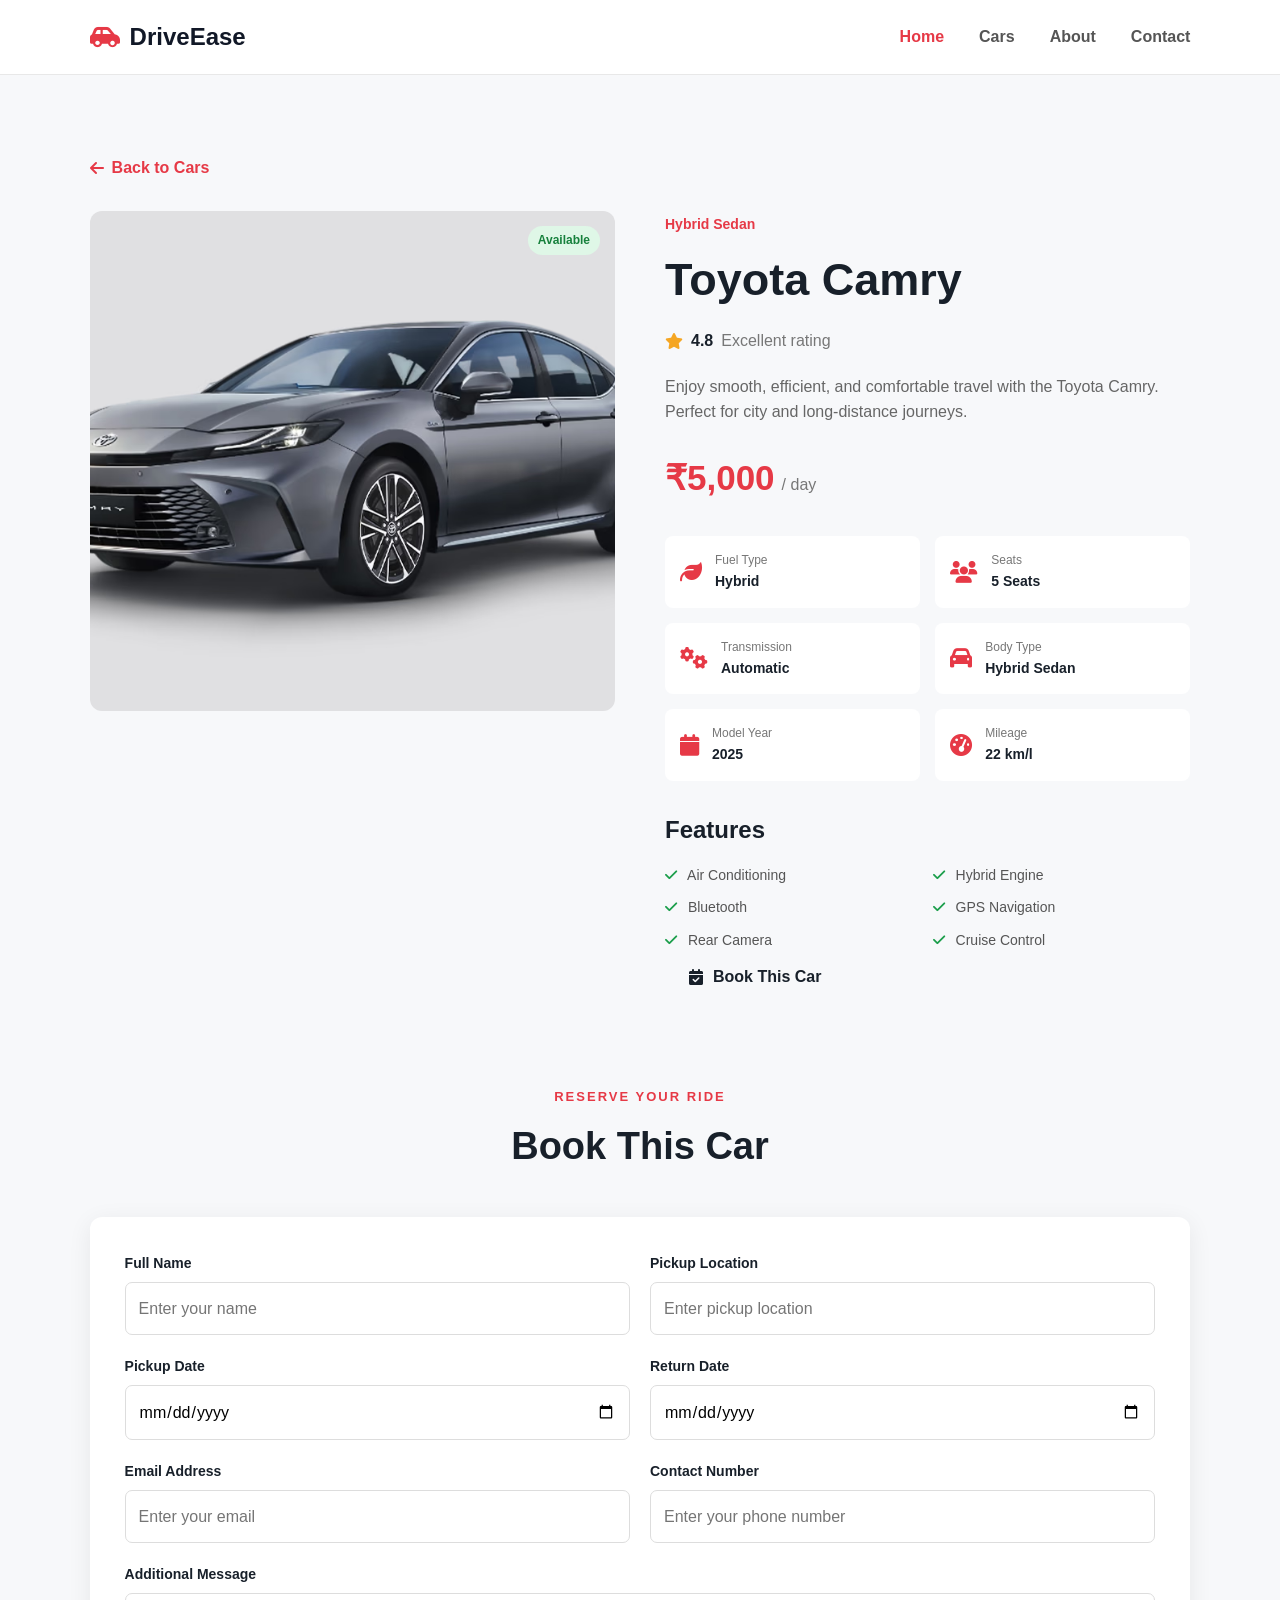
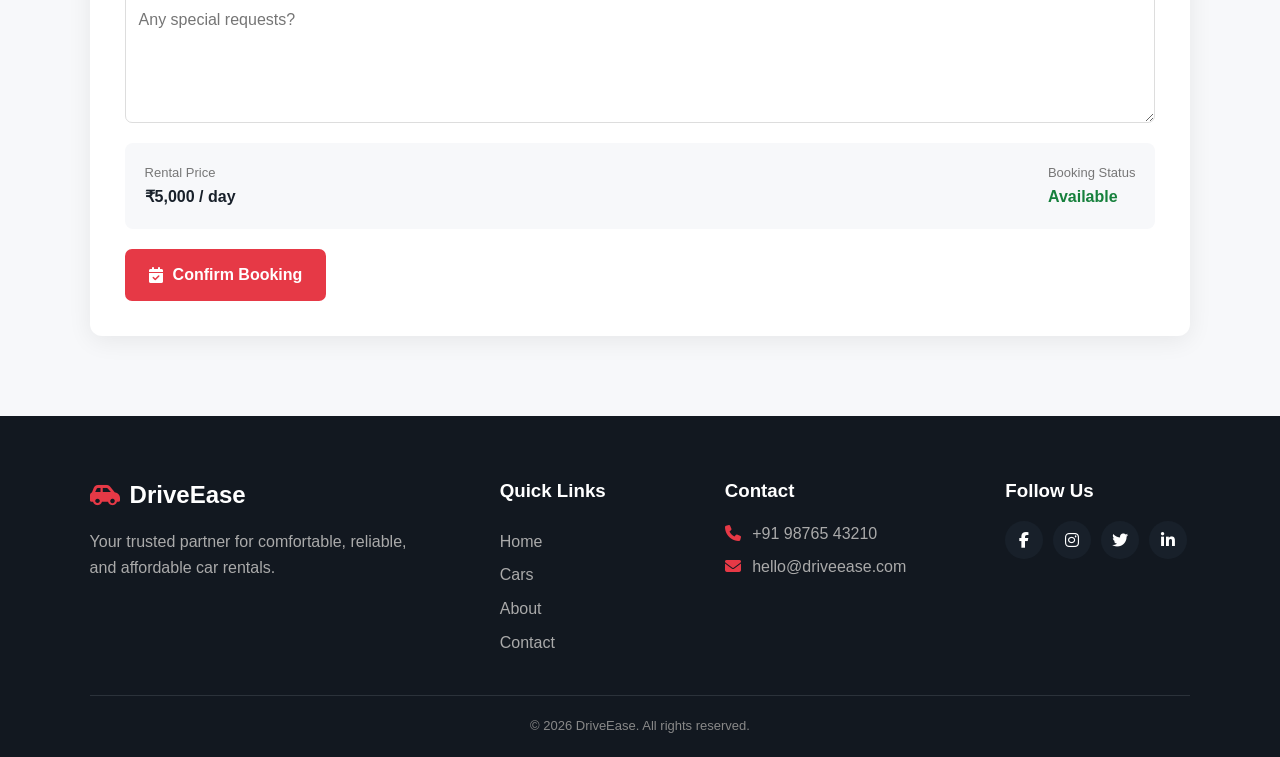
<file: car-details-camry.html>
<!DOCTYPE html>
<html lang="en">
<head>
    <meta charset="UTF-8">
    <meta name="viewport" content="width=device-width, initial-scale=1.0">
    <title>Toyota Camry - DriveEase</title>
    <link rel="stylesheet" href="style.css">
    <link rel="stylesheet" href="https://cdnjs.cloudflare.com/ajax/libs/font-awesome/6.5.2/css/all.min.css">
</head>
<body>
<header class="navbar">
    <a href="index.html" class="logo"><i class="fa-solid fa-car-side"></i>DriveEase</a>
    <nav>
        <a href="index.html" class="active">Home</a>
        <a href="cars.html">Cars</a>
        <a href="about.html">About</a>
        <a href="contact.html">Contact</a>
    </nav>
    <button class="menu-btn" id="menuBtn"><i class="fa-solid fa-bars"></i></button>
</header>
<section class="details-page">
<div class="details-container">
    <a href="cars.html" class="back-link"><i class="fa-solid fa-arrow-left"></i> Back to Cars</a>
    <div class="car-details">
        <div class="details-image"><img src="images/camry.avif" alt="Toyota Camry"><span class="availability available">Available</span></div>
        <div class="details-content"><span class="car-category">Hybrid Sedan</span><h1>Toyota Camry</h1>
            <div class="rating"><i class="fa-solid fa-star"></i><strong>4.8</strong><span>Excellent rating</span></div>
            <p class="details-description">
                Enjoy smooth, efficient, and comfortable travel with the Toyota Camry.
                Perfect for city and long-distance journeys.
            </p>
            <div class="price-box"><strong>₹5,000</strong><span>/ day</span></div>
            <div class="specification-grid">
                <div class="specification"><i class="fa-solid fa-leaf"></i><div><span>Fuel Type</span><strong>Hybrid</strong></div></div>
                <div class="specification"><i class="fa-solid fa-users"></i><div><span>Seats</span><strong>5 Seats</strong></div></div>
                <div class="specification"><i class="fa-solid fa-gears"></i><div><span>Transmission</span><strong>Automatic</strong></div></div>
                <div class="specification"><i class="fa-solid fa-car"></i><div><span>Body Type</span><strong>Hybrid Sedan</strong></div></div>
                <div class="specification"><i class="fa-solid fa-calendar"></i><div><span>Model Year</span><strong>2025</strong></div></div>
                <div class="specification"><i class="fa-solid fa-gauge-high"></i><div><span>Mileage</span><strong>22 km/l</strong></div></div>
            </div>
            <div class="features">
                <h2>Features</h2>
                <div class="feature-list">
                    <span><i class="fa-solid fa-check"></i> Air Conditioning</span>
                    <span><i class="fa-solid fa-check"></i> Hybrid Engine</span>
                    <span><i class="fa-solid fa-check"></i> Bluetooth</span>
                    <span><i class="fa-solid fa-check"></i> GPS Navigation</span>
                    <span><i class="fa-solid fa-check"></i> Rear Camera</span>
                    <span><i class="fa-solid fa-check"></i> Cruise Control</span>
                </div>
            </div>
            <a href="#booking" class="btn"><i class="fa-solid fa-calendar-check"></i> Book This Car</a>
        </div>
    </div>
    <section class="booking-section" id="booking">
        <div class="section-heading"><span>RESERVE YOUR RIDE</span><h2>Book This Car</h2></div>
        <form class="booking-form" id="bookingForm">
            <div class="form-group"><label>Full Name</label><input type="text" id="userName" placeholder="Enter your name" required></div>
            <div class="form-group"><label>Pickup Location</label><input type="text" id="location" placeholder="Enter pickup location" required></div>
            <div class="form-group"><label>Pickup Date</label><input type="date" id="pickupDate" required></div>
            <div class="form-group"><label>Return Date</label><input type="date" id="returnDate" required></div>
            <div class="form-group"><label>Email Address</label><input type="email" id="email" placeholder="Enter your email" required></div>
            <div class="form-group"><label>Contact Number</label><input type="tel" id="phone" placeholder="Enter your phone number" required></div>
            <div class="form-group full-width"><label>Additional Message</label><textarea id="message" rows="4" placeholder="Any special requests?"></textarea></div>
            <div class="booking-summary"><div><span>Rental Price</span><strong>₹5,000 / day</strong></div>
                <div><span>Booking Status</span><strong class="available-text">Available</strong></div>
            </div>
            <button type="submit" class="btn primary-btn booking-btn"><i class="fa-solid fa-calendar-check"></i> Confirm Booking</button>
        </form>
    </section>
</div>
</section>
<footer class="footer">
    <div class="footer-content">
        <div class="footer-brand">
            <a href="index.html" class="logo"><i class="fa-solid fa-car-side"></i> DriveEase</a>
            <p>Your trusted partner for comfortable, reliable, and affordable car rentals.</p>
        </div>
        <div class="footer-links">
            <h3>Quick Links</h3>
            <a href="index.html">Home</a>
            <a href="cars.html">Cars</a>
            <a href="about.html">About</a>
            <a href="contact.html">Contact</a>
        </div>
        <div class="footer-contact">
            <h3>Contact</h3>
            <p><i class="fa-solid fa-phone"></i> +91 98765 43210</p>
            <p><i class="fa-solid fa-envelope"></i> hello@driveease.com</p>
        </div>
        <div class="footer-social">
            <h3>Follow Us</h3>
            <div>
                <a href="#"><i class="fa-brands fa-facebook-f"></i></a>
                <a href="#"><i class="fa-brands fa-instagram"></i></a>
                <a href="#"><i class="fa-brands fa-twitter"></i></a>
                <a href="#"><i class="fa-brands fa-linkedin-in"></i></a>
            </div>
        </div>
    </div>
    <div class="footer-bottom"><p>© 2026 DriveEase. All rights reserved.</p></div>
</footer>
<script src="script.js"></script>
</body>
</html>
</file>
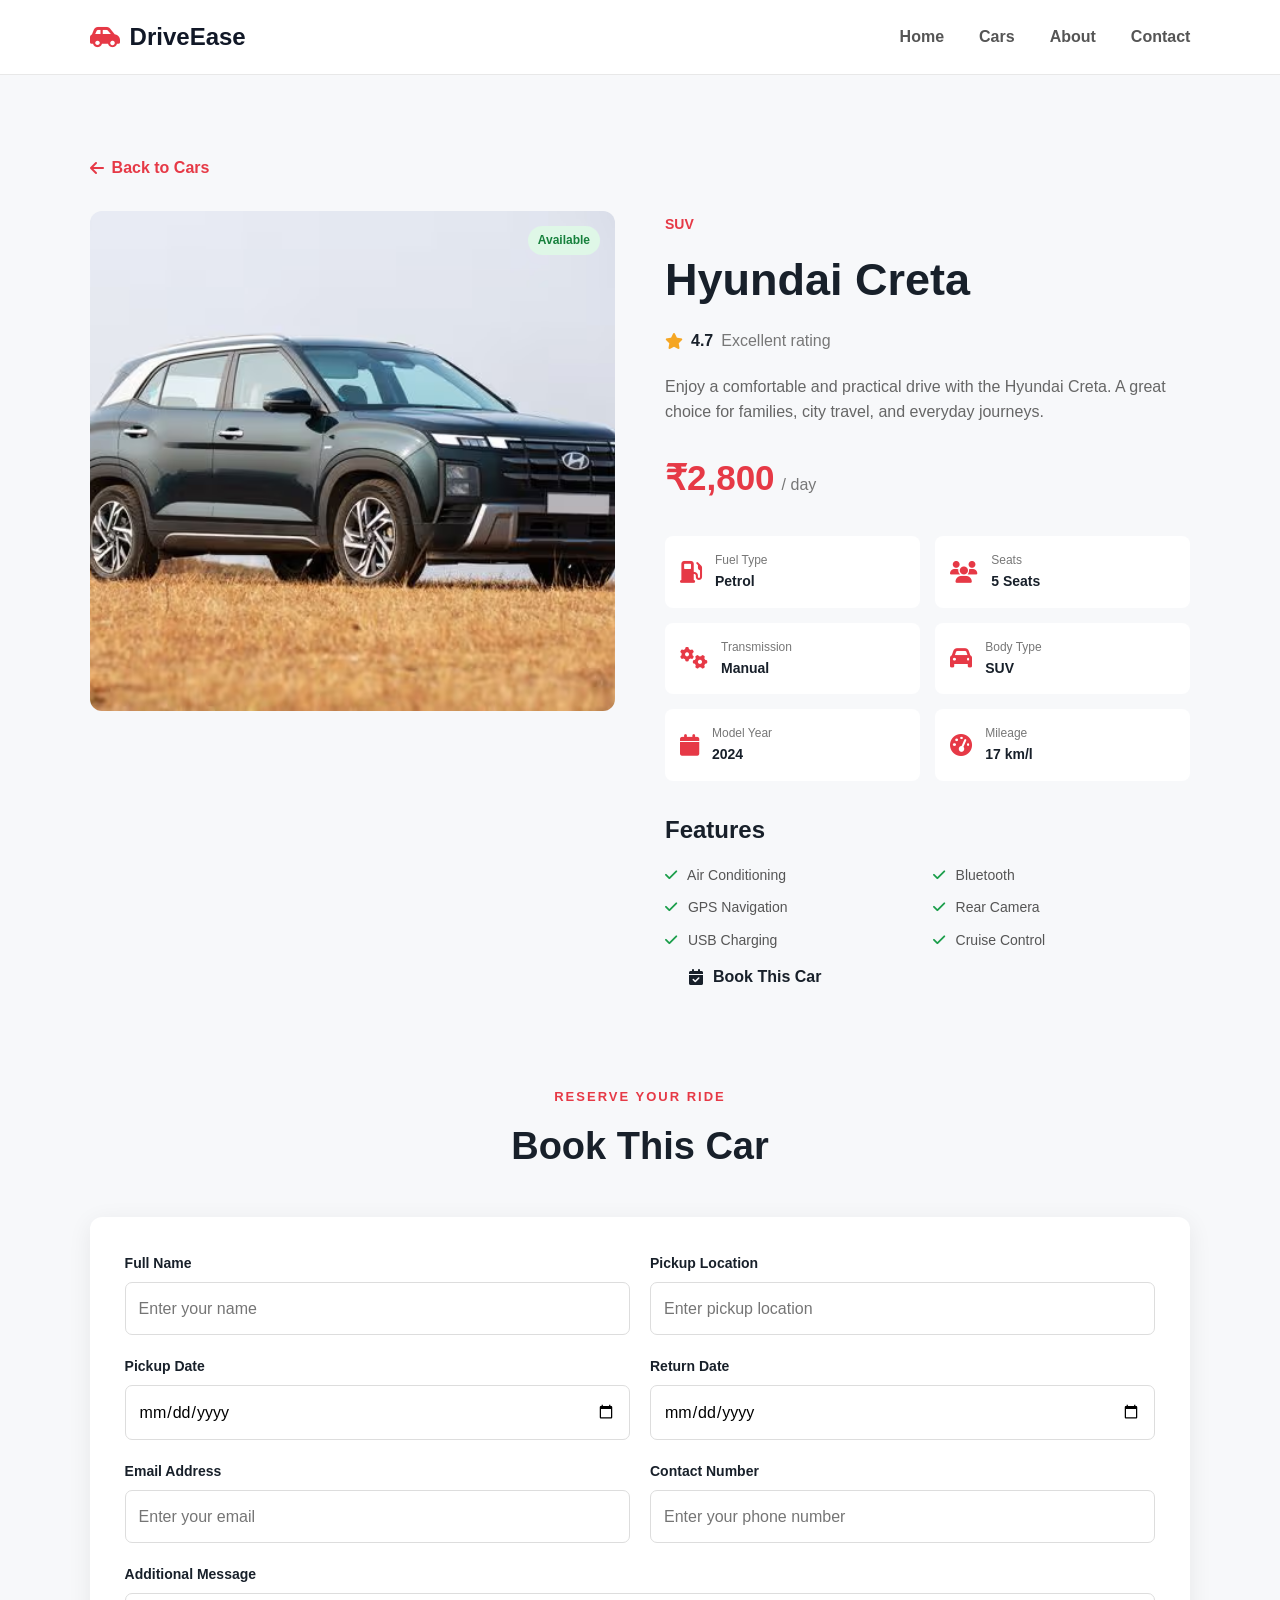
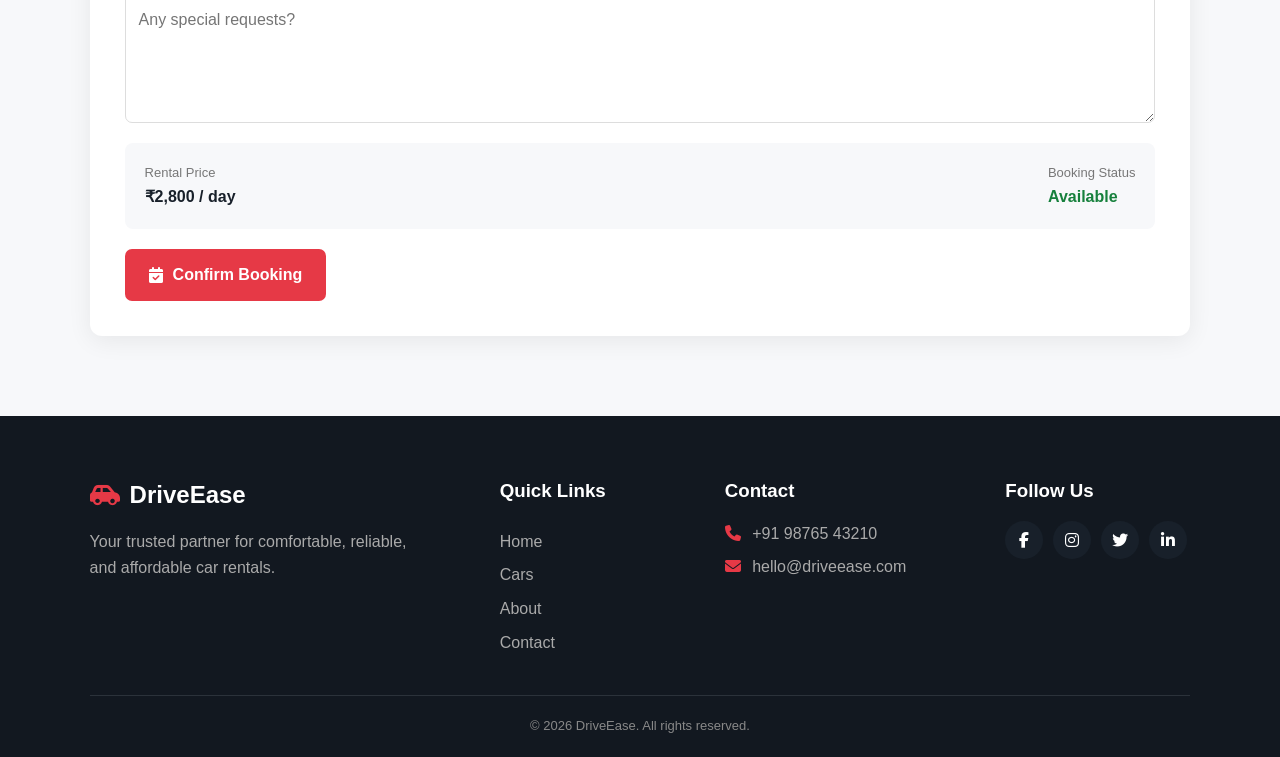
<file: car-details-creta.html>
<!DOCTYPE html>
<html lang="en">
<head>
    <meta charset="UTF-8">
    <meta name="viewport" content="width=device-width, initial-scale=1.0">
    <title>Hyundai Creta - DriveEase</title>
    <link rel="stylesheet" href="style.css">
    <link rel="stylesheet" href="https://cdnjs.cloudflare.com/ajax/libs/font-awesome/6.5.2/css/all.min.css">
</head>
<body>
<header class="navbar">
    <a href="index.html" class="logo"><i class="fa-solid fa-car-side"></i>DriveEase</a>
    <nav>
        <a href="index.html">Home</a>
        <a href="cars.html">Cars</a>
        <a href="about.html">About</a>
        <a href="contact.html">Contact</a>
    </nav>
    <button class="menu-btn" id="menuBtn"><i class="fa-solid fa-bars"></i></button>
</header>
<section class="details-page">
<div class="details-container">
    <a href="cars.html" class="back-link"><i class="fa-solid fa-arrow-left"></i> Back to Cars</a>
    <div class="car-details">
        <div class="details-image"><img src="images/creta.avif" alt="Hyundai Creta"><span class="availability available">Available</span></div>
        <div class="details-content">
            <span class="car-category">SUV</span>
            <h1>Hyundai Creta</h1>
            <div class="rating"><i class="fa-solid fa-star"></i><strong>4.7</strong><span>Excellent rating</span></div>
            <p class="details-description">
                Enjoy a comfortable and practical drive with the Hyundai Creta.
                A great choice for families, city travel, and everyday journeys.
            </p>
            <div class="price-box"><strong>₹2,800</strong><span>/ day</span></div>
            <div class="specification-grid">
                <div class="specification"><i class="fa-solid fa-gas-pump"></i><div><span>Fuel Type</span><strong>Petrol</strong></div></div>
                <div class="specification"><i class="fa-solid fa-users"></i><div><span>Seats</span><strong>5 Seats</strong></div></div>
                <div class="specification"><i class="fa-solid fa-gears"></i><div><span>Transmission</span><strong>Manual</strong></div></div>
                <div class="specification"><i class="fa-solid fa-car"></i><div><span>Body Type</span><strong>SUV</strong></div></div>
                <div class="specification"><i class="fa-solid fa-calendar"></i><div><span>Model Year</span><strong>2024</strong></div></div>
                <div class="specification"><i class="fa-solid fa-gauge-high"></i><div><span>Mileage</span><strong>17 km/l</strong></div></div>
            </div>
            <div class="features">
                <h2>Features</h2>
                <div class="feature-list">
                    <span><i class="fa-solid fa-check"></i> Air Conditioning</span>
                    <span><i class="fa-solid fa-check"></i> Bluetooth</span>
                    <span><i class="fa-solid fa-check"></i> GPS Navigation</span>
                    <span><i class="fa-solid fa-check"></i> Rear Camera</span>
                    <span><i class="fa-solid fa-check"></i> USB Charging</span>
                    <span><i class="fa-solid fa-check"></i> Cruise Control</span>
                </div>
            </div>
            <a href="#booking" class="btn"><i class="fa-solid fa-calendar-check"></i> Book This Car</a>
        </div>
    </div>
    <section class="booking-section" id="booking">
        <div class="section-heading"><span>RESERVE YOUR RIDE</span><h2>Book This Car</h2></div>
        <form class="booking-form" id="bookingForm">
            <div class="form-group"><label>Full Name</label><input type="text" id="userName" placeholder="Enter your name" required></div>
            <div class="form-group"><label>Pickup Location</label><input type="text" id="location" placeholder="Enter pickup location" required></div>
            <div class="form-group"><label>Pickup Date</label><input type="date" id="pickupDate" required></div>
            <div class="form-group"><label>Return Date</label><input type="date" id="returnDate" required></div>
            <div class="form-group"><label>Email Address</label><input type="email" id="email" placeholder="Enter your email" required></div>
            <div class="form-group"><label>Contact Number</label><input type="tel" id="phone" placeholder="Enter your phone number" required></div>
            <div class="form-group full-width"><label>Additional Message</label><textarea id="message" rows="4" placeholder="Any special requests?"></textarea></div>
            <div class="booking-summary"><div><span>Rental Price</span><strong>₹2,800 / day</strong></div>
                <div><span>Booking Status</span><strong class="available-text">Available</strong></div>
            </div>
            <button type="submit" class="btn primary-btn booking-btn"><i class="fa-solid fa-calendar-check"></i> Confirm Booking</button>
        </form>
    </section>
</div>
</section>
<footer class="footer">
    <div class="footer-content">
        <div class="footer-brand">
            <a href="index.html" class="logo"><i class="fa-solid fa-car-side"></i> DriveEase</a>
            <p>Your trusted partner for comfortable, reliable, and affordable car rentals.</p>
        </div>
        <div class="footer-links">
            <h3>Quick Links</h3>
            <a href="index.html">Home</a>
            <a href="cars.html">Cars</a>
            <a href="about.html">About</a>
            <a href="contact.html">Contact</a>
        </div>
        <div class="footer-contact">
            <h3>Contact</h3>
            <p><i class="fa-solid fa-phone"></i> +91 98765 43210</p>
            <p><i class="fa-solid fa-envelope"></i> hello@driveease.com</p>
        </div>
        <div class="footer-social">
            <h3>Follow Us</h3>
            <div>
                <a href="#"><i class="fa-brands fa-facebook-f"></i></a>
                <a href="#"><i class="fa-brands fa-instagram"></i></a>
                <a href="#"><i class="fa-brands fa-twitter"></i></a>
                <a href="#"><i class="fa-brands fa-linkedin-in"></i></a>
            </div>
        </div>
    </div>
    <div class="footer-bottom"><p>© 2026 DriveEase. All rights reserved.</p></div>
</footer>
<script src="script.js"></script>
</body>
</html>
</file>
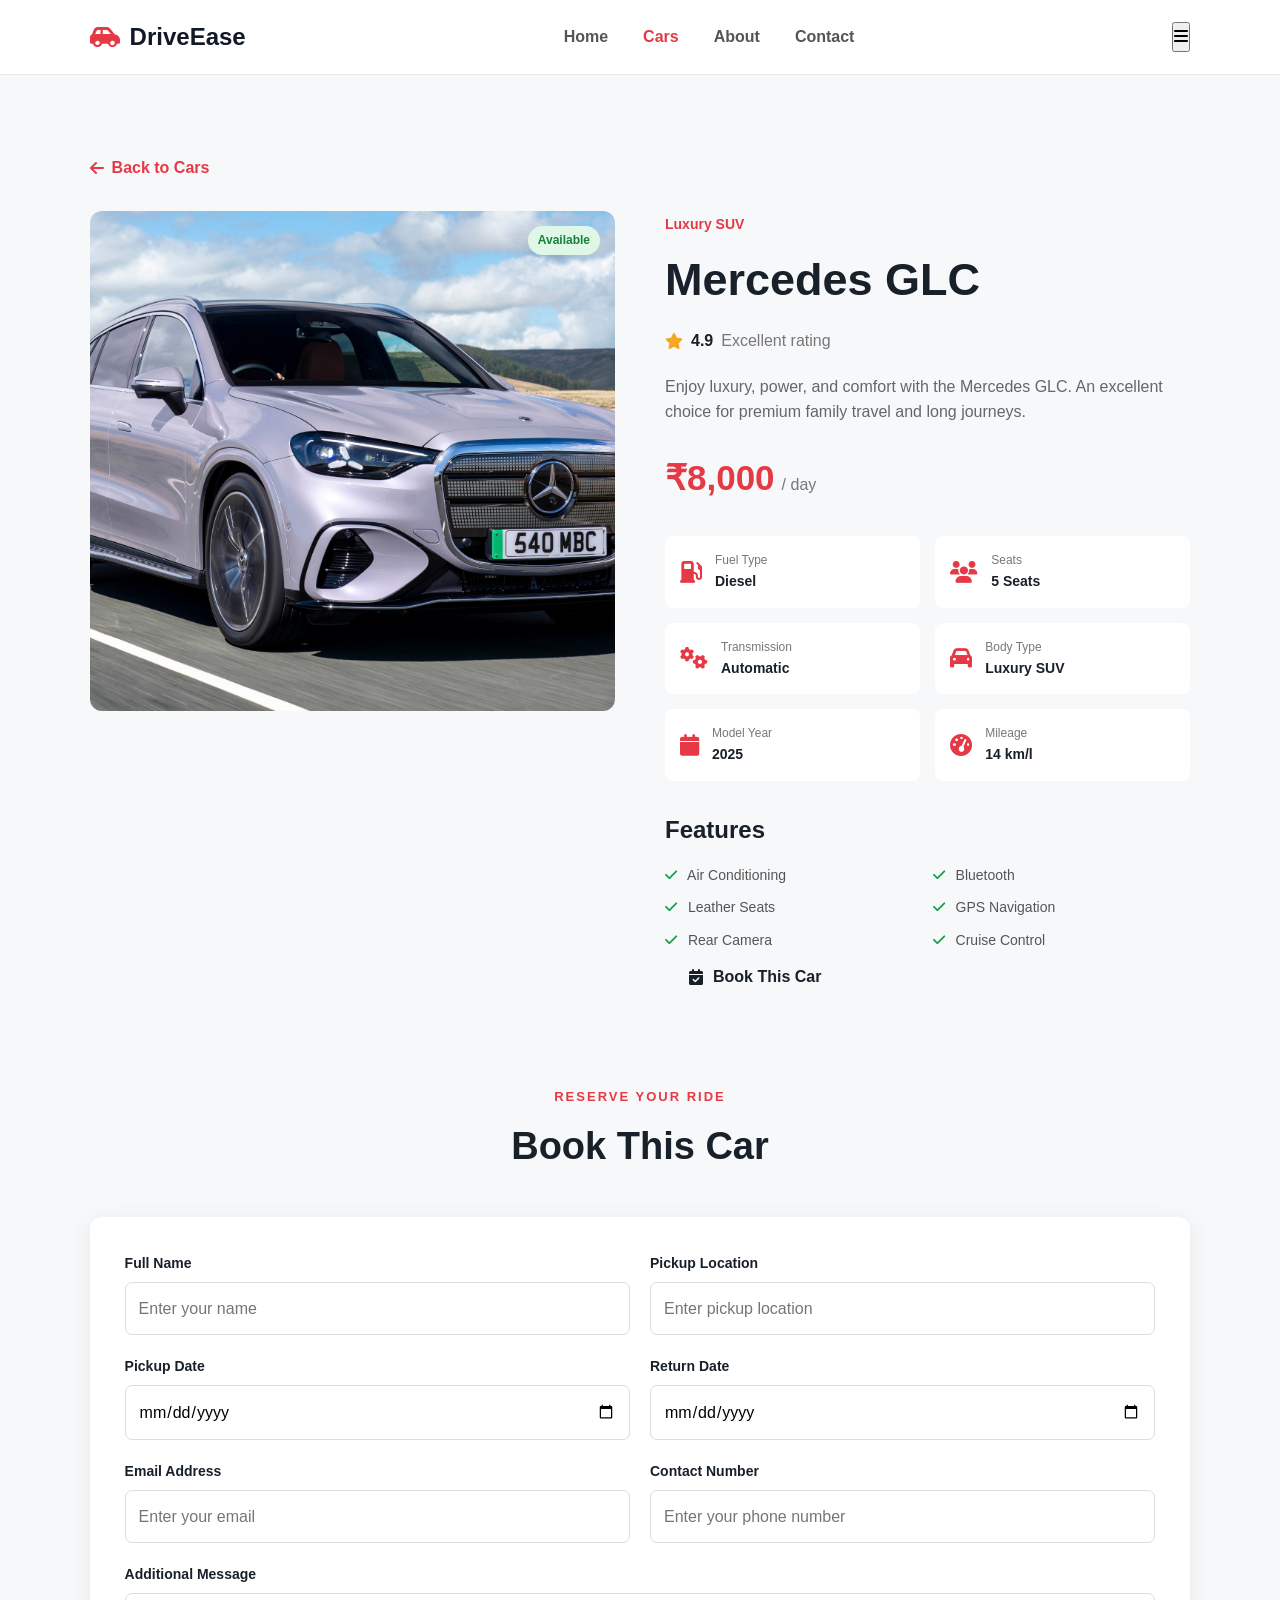
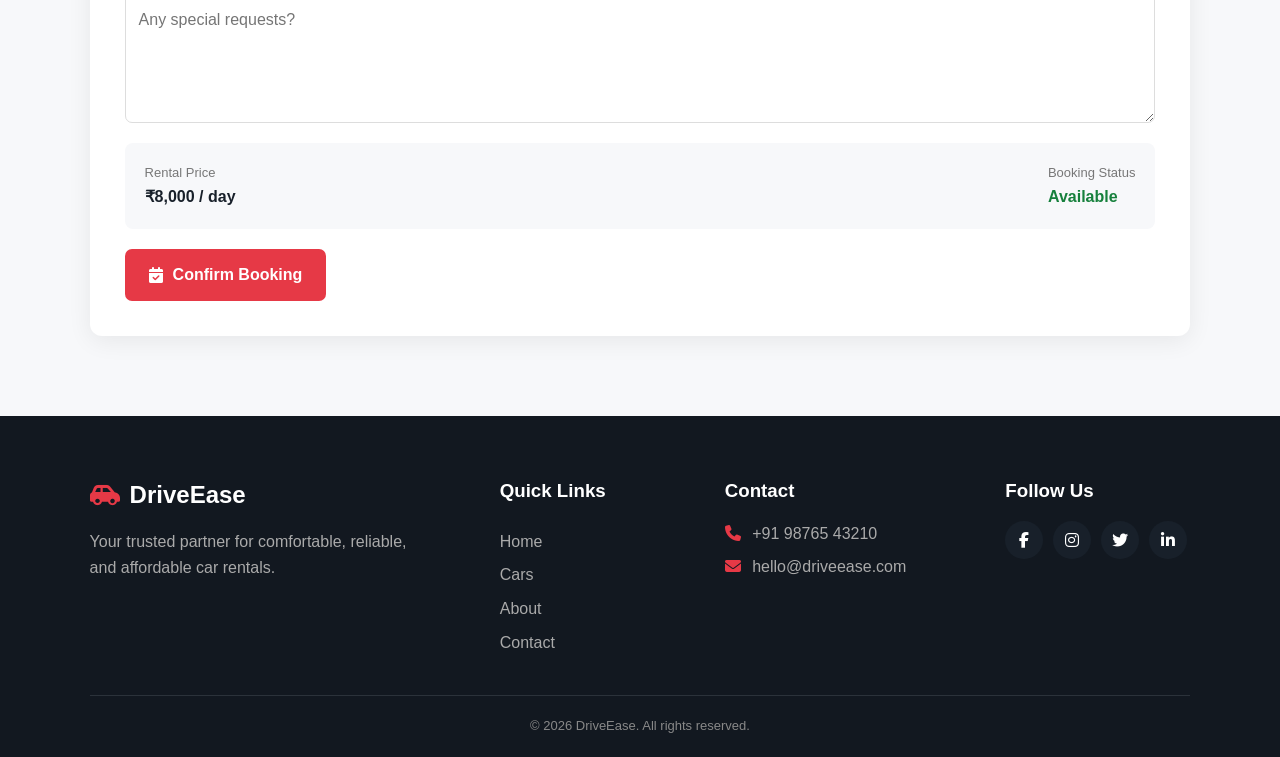
<file: car-details-mercedes-glc.html>
<!DOCTYPE html>
<html lang="en">
<head>
    <meta charset="UTF-8">
    <meta name="viewport" content="width=device-width, initial-scale=1.0">
    <title>Mercedes GLC - DriveEase</title>
    <link rel="stylesheet" href="style.css">
    <link rel="stylesheet" href="https://cdnjs.cloudflare.com/ajax/libs/font-awesome/6.5.2/css/all.min.css">
</head>
<body>
<header class="navbar">
    <a href="index.html" class="logo"><i class="fa-solid fa-car-side"></i> DriveEase</a>
    <nav>
        <a href="index.html">Home</a>
        <a href="cars.html" class="active">Cars</a>
        <a href="about.html">About</a>
        <a href="contact.html">Contact</a>
    </nav>
    <button id="menuBtn"><i class="fa-solid fa-bars"></i></button>
</header>
<section class="details-page">
<div class="details-container">
    <a href="cars.html" class="back-link"><i class="fa-solid fa-arrow-left"></i> Back to Cars</a>
    <div class="car-details">
        <div class="details-image"><img src="images/mercedes-glc.jpg" alt="Mercedes GLC"><span class="availability available">Available</span></div>
        <div class="details-content"><span class="car-category">Luxury SUV</span><h1>Mercedes GLC</h1>
            <div class="rating"><i class="fa-solid fa-star"></i><strong>4.9</strong><span>Excellent rating</span></div>
            <p class="details-description">
                Enjoy luxury, power, and comfort with the Mercedes GLC.
                An excellent choice for premium family travel and long journeys.
            </p>
            <div class="price-box"><strong>₹8,000</strong><span>/ day</span></div>
            <div class="specification-grid">
                <div class="specification"><i class="fa-solid fa-gas-pump"></i><div><span>Fuel Type</span><strong>Diesel</strong></div></div>
                <div class="specification"><i class="fa-solid fa-users"></i><div><span>Seats</span><strong>5 Seats</strong></div></div>
                <div class="specification"><i class="fa-solid fa-gears"></i><div><span>Transmission</span><strong>Automatic</strong></div></div>
                <div class="specification"><i class="fa-solid fa-car"></i><div><span>Body Type</span><strong>Luxury SUV</strong></div></div>
                <div class="specification"><i class="fa-solid fa-calendar"></i><div><span>Model Year</span><strong>2025</strong></div></div>
                <div class="specification"><i class="fa-solid fa-gauge-high"></i><div><span>Mileage</span><strong>14 km/l</strong></div></div>
            </div>
            <div class="features">
                <h2>Features</h2>
                <div class="feature-list">
                    <span><i class="fa-solid fa-check"></i> Air Conditioning</span>
                    <span><i class="fa-solid fa-check"></i> Bluetooth</span>
                    <span><i class="fa-solid fa-check"></i> Leather Seats</span>
                    <span><i class="fa-solid fa-check"></i> GPS Navigation</span>
                    <span><i class="fa-solid fa-check"></i> Rear Camera</span>
                    <span><i class="fa-solid fa-check"></i> Cruise Control</span>
                </div>
            </div>
            <a href="#booking" class="btn"><i class="fa-solid fa-calendar-check"></i> Book This Car</a>
        </div>
    </div>
    <section class="booking-section" id="booking">
        <div class="section-heading"><span>RESERVE YOUR RIDE</span><h2>Book This Car</h2></div>
        <form class="booking-form" id="bookingForm">
            <div class="form-group"><label>Full Name</label><input type="text" id="userName" placeholder="Enter your name" required></div>
            <div class="form-group"><label>Pickup Location</label><input type="text" id="location" placeholder="Enter pickup location" required></div>
            <div class="form-group"><label>Pickup Date</label><input type="date" id="pickupDate" required></div>
            <div class="form-group"><label>Return Date</label><input type="date" id="returnDate" required></div>
            <div class="form-group"><label>Email Address</label><input type="email" id="email" placeholder="Enter your email" required></div>
            <div class="form-group"><label>Contact Number</label><input type="tel" id="phone" placeholder="Enter your phone number" required></div>
            <div class="form-group full-width"><label>Additional Message</label><textarea id="message" rows="4" placeholder="Any special requests?"></textarea></div>
            <div class="booking-summary"><div><span>Rental Price</span><strong>₹8,000 / day</strong></div><div><span>Booking Status</span><strong class="available-text">Available</strong></div></div>
            <button type="submit" class="btn primary-btn booking-btn"><i class="fa-solid fa-calendar-check"></i> Confirm Booking</button>
        </form>
    </section>
</div>
</section>
<footer class="footer">
    <div class="footer-content">
        <div class="footer-brand">
            <a href="index.html" class="logo"><i class="fa-solid fa-car-side"></i> DriveEase</a>
            <p>Your trusted partner for comfortable, reliable, and affordable car rentals.</p>
        </div>
        <div class="footer-links">
            <h3>Quick Links</h3>
            <a href="index.html">Home</a>
            <a href="cars.html">Cars</a>
            <a href="about.html">About</a>
            <a href="contact.html">Contact</a>
        </div>
        <div class="footer-contact">
            <h3>Contact</h3>
            <p><i class="fa-solid fa-phone"></i> +91 98765 43210</p>
            <p><i class="fa-solid fa-envelope"></i> hello@driveease.com</p>
        </div>
        <div class="footer-social">
            <h3>Follow Us</h3>
            <div>
                <a href="#"><i class="fa-brands fa-facebook-f"></i></a>
                <a href="#"><i class="fa-brands fa-instagram"></i></a>
                <a href="#"><i class="fa-brands fa-twitter"></i></a>
                <a href="#"><i class="fa-brands fa-linkedin-in"></i></a>
            </div>
        </div>
    </div>
    <div class="footer-bottom"><p>© 2026 DriveEase. All rights reserved.</p></div>
</footer>
<script src="script.js"></script>
</body>
</html>
</file>
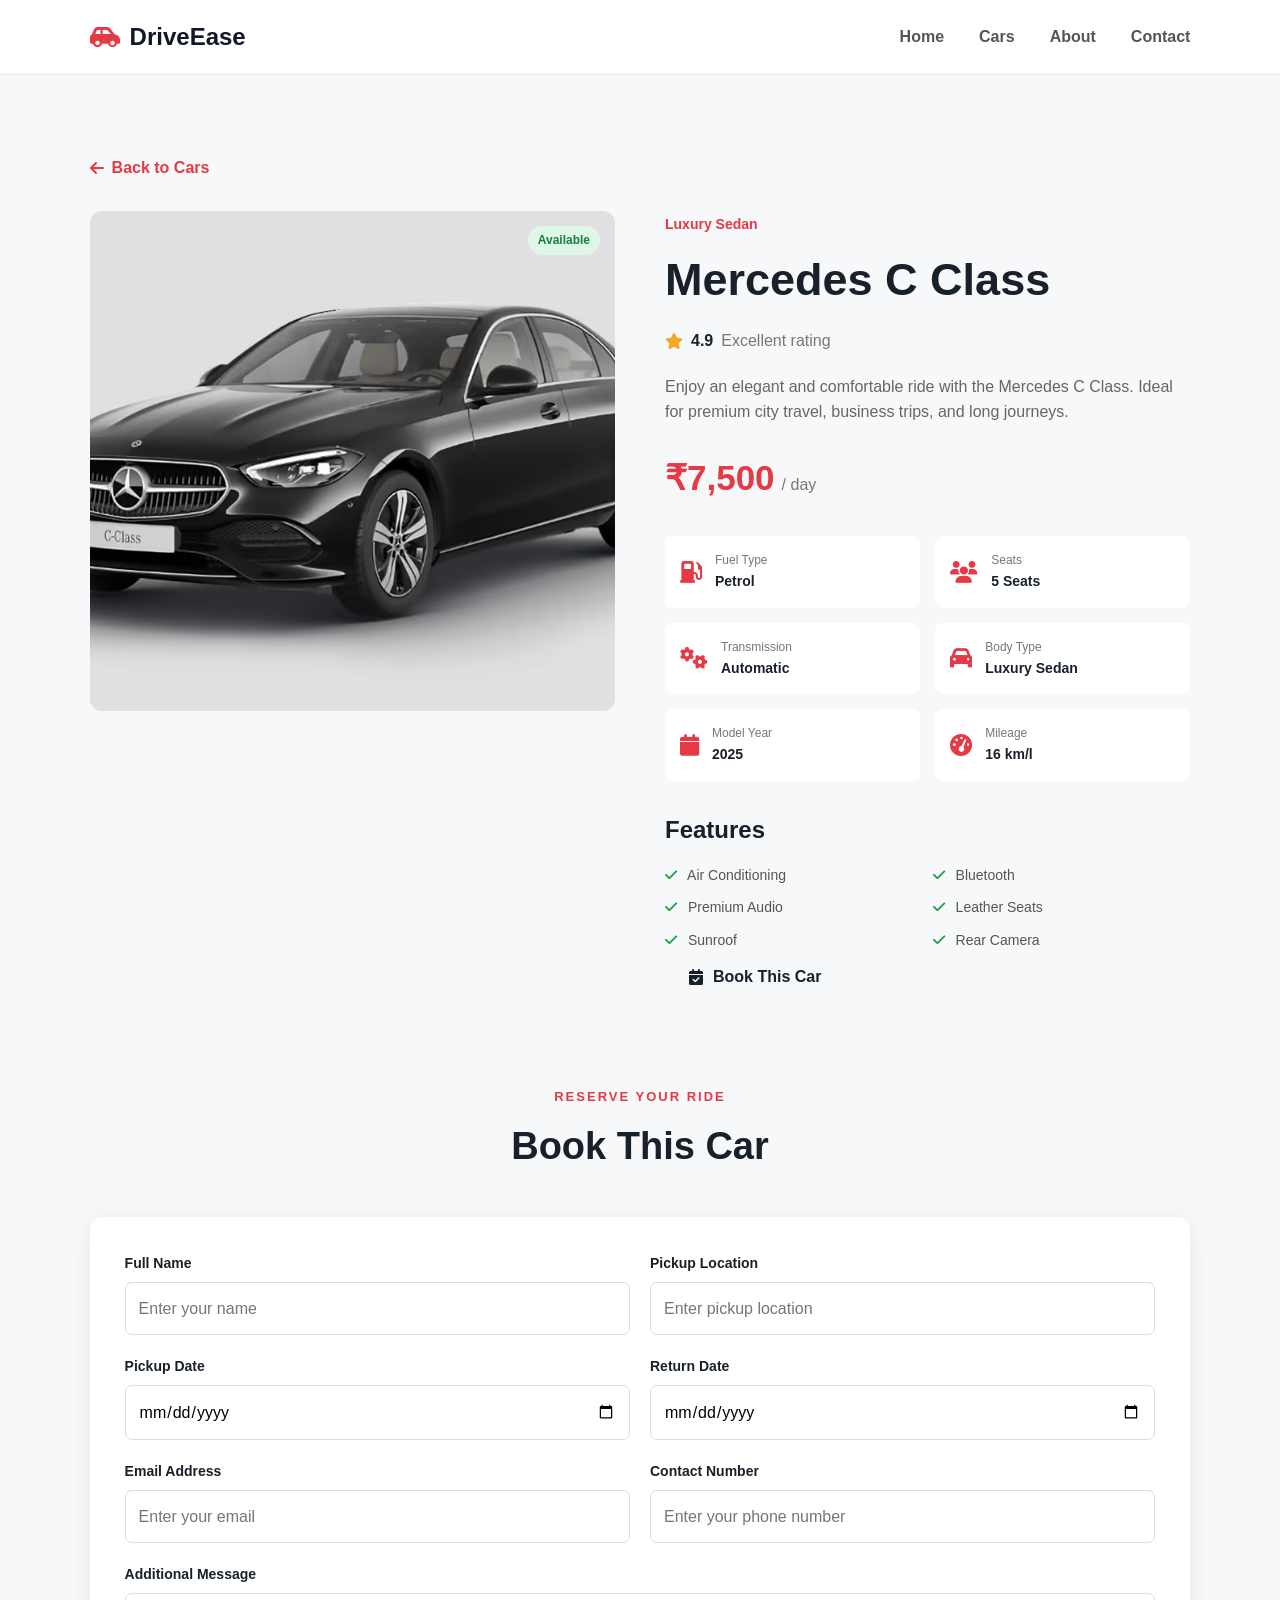
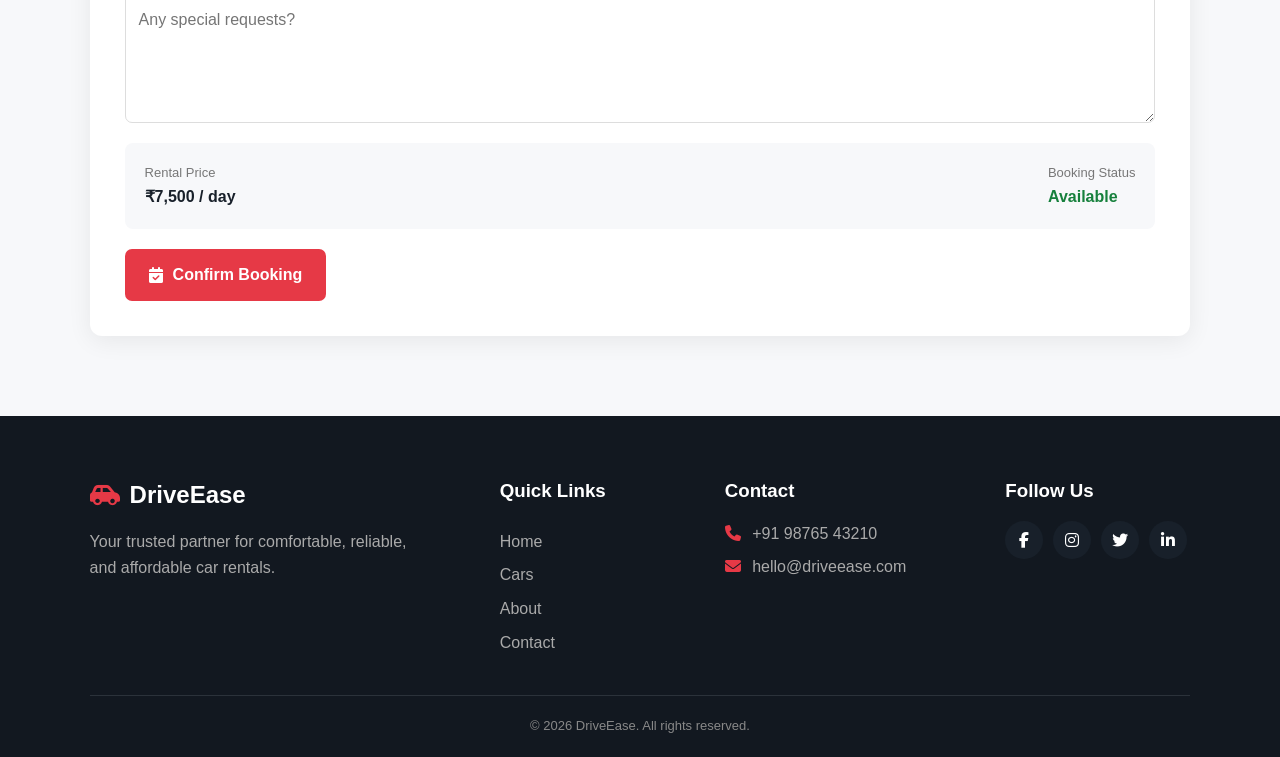
<file: car-details-mercedes.html>
<!DOCTYPE html>
<html lang="en">
<head>
    <meta charset="UTF-8">
    <meta name="viewport" content="width=device-width, initial-scale=1.0">
    <title>Mercedes C Class - DriveEase</title>
    <link rel="stylesheet" href="style.css">
    <link rel="stylesheet" href="https://cdnjs.cloudflare.com/ajax/libs/font-awesome/6.5.2/css/all.min.css">
</head>
<body>
<header class="navbar">
    <a href="index.html" class="logo"><i class="fa-solid fa-car-side"></i>DriveEase</a>
    <nav>
        <a href="index.html">Home</a>
        <a href="cars.html">Cars</a>
        <a href="about.html">About</a>
        <a href="contact.html">Contact</a>
    </nav>
    <button class="menu-btn" id="menuBtn"><i class="fa-solid fa-bars"></i></button>
</header>
<section class="details-page">
<div class="details-container">
    <a href="cars.html" class="back-link"><i class="fa-solid fa-arrow-left"></i> Back to Cars</a>
    <div class="car-details">
        <div class="details-image">
            <img src="images/mercedes.avif" alt="Mercedes C Class">
            <span class="availability available">Available</span>
        </div>
        <div class="details-content">
            <span class="car-category">Luxury Sedan</span>
            <h1>Mercedes C Class</h1>
            <div class="rating">
                <i class="fa-solid fa-star"></i>
                <strong>4.9</strong>
                <span>Excellent rating</span>
            </div>
            <p class="details-description">
                Enjoy an elegant and comfortable ride with the Mercedes C Class.
                Ideal for premium city travel, business trips, and long journeys.
            </p>
            <div class="price-box"><strong>₹7,500</strong><span>/ day</span></div>
            <div class="specification-grid">
                <div class="specification"><i class="fa-solid fa-gas-pump"></i><div><span>Fuel Type</span><strong>Petrol</strong></div></div>
                <div class="specification"><i class="fa-solid fa-users"></i><div><span>Seats</span><strong>5 Seats</strong></div></div>
                <div class="specification"><i class="fa-solid fa-gears"></i><div><span>Transmission</span><strong>Automatic</strong></div></div>
                <div class="specification"><i class="fa-solid fa-car"></i><div><span>Body Type</span><strong>Luxury Sedan</strong></div></div>
                <div class="specification"><i class="fa-solid fa-calendar"></i><div><span>Model Year</span><strong>2025</strong></div></div>
                <div class="specification"><i class="fa-solid fa-gauge-high"></i><div><span>Mileage</span><strong>16 km/l</strong></div></div>
            </div>
            <div class="features">
                <h2>Features</h2>
                <div class="feature-list">
                    <span><i class="fa-solid fa-check"></i> Air Conditioning</span>
                    <span><i class="fa-solid fa-check"></i> Bluetooth</span>
                    <span><i class="fa-solid fa-check"></i> Premium Audio</span>
                    <span><i class="fa-solid fa-check"></i> Leather Seats</span>
                    <span><i class="fa-solid fa-check"></i> Sunroof</span>
                    <span><i class="fa-solid fa-check"></i> Rear Camera</span>
                </div>
            </div>
            <a href="#booking" class="btn"><i class="fa-solid fa-calendar-check"></i> Book This Car</a>
        </div>
    </div>
    <section class="booking-section" id="booking">
        <div class="section-heading"><span>RESERVE YOUR RIDE</span><h2>Book This Car</h2></div>
        <form class="booking-form" id="bookingForm">
            <div class="form-group"><label>Full Name</label><input type="text" id="userName" placeholder="Enter your name" required></div>
            <div class="form-group"><label>Pickup Location</label><input type="text" id="location" placeholder="Enter pickup location" required></div>
            <div class="form-group"><label>Pickup Date</label><input type="date" id="pickupDate" required></div>
            <div class="form-group"><label>Return Date</label><input type="date" id="returnDate" required></div>
            <div class="form-group"><label>Email Address</label><input type="email" id="email" placeholder="Enter your email" required></div>
            <div class="form-group"><label>Contact Number</label><input type="tel" id="phone" placeholder="Enter your phone number" required></div>
            <div class="form-group full-width">
                <label>Additional Message</label>
                <textarea id="message" rows="4" placeholder="Any special requests?"></textarea>
            </div>
            <div class="booking-summary">
                <div><span>Rental Price</span><strong>₹7,500 / day</strong></div>
                <div><span>Booking Status</span><strong class="available-text">Available</strong></div>
            </div>
            <button type="submit" class="btn primary-btn booking-btn"><i class="fa-solid fa-calendar-check"></i> Confirm Booking</button>
        </form>
    </section>
</div>
</section>
<footer class="footer">
    <div class="footer-content">
        <div class="footer-brand">
            <a href="index.html" class="logo"><i class="fa-solid fa-car-side"></i> DriveEase</a>
            <p>Your trusted partner for comfortable, reliable, and affordable car rentals.</p>
        </div>
        <div class="footer-links">
            <h3>Quick Links</h3>
            <a href="index.html">Home</a>
            <a href="cars.html">Cars</a>
            <a href="about.html">About</a>
            <a href="contact.html">Contact</a>
        </div>
        <div class="footer-contact">
            <h3>Contact</h3>
            <p><i class="fa-solid fa-phone"></i> +91 98765 43210</p>
            <p><i class="fa-solid fa-envelope"></i> hello@driveease.com</p>
        </div>
        <div class="footer-social">
            <h3>Follow Us</h3>
            <div>
                <a href="#"><i class="fa-brands fa-facebook-f"></i></a>
                <a href="#"><i class="fa-brands fa-instagram"></i></a>
                <a href="#"><i class="fa-brands fa-twitter"></i></a>
                <a href="#"><i class="fa-brands fa-linkedin-in"></i></a>
            </div>
        </div>
    </div>
    <div class="footer-bottom"><p>© 2026 DriveEase. All rights reserved.</p></div>
</footer>
<script src="script.js"></script>
</body>
</html>
</file>
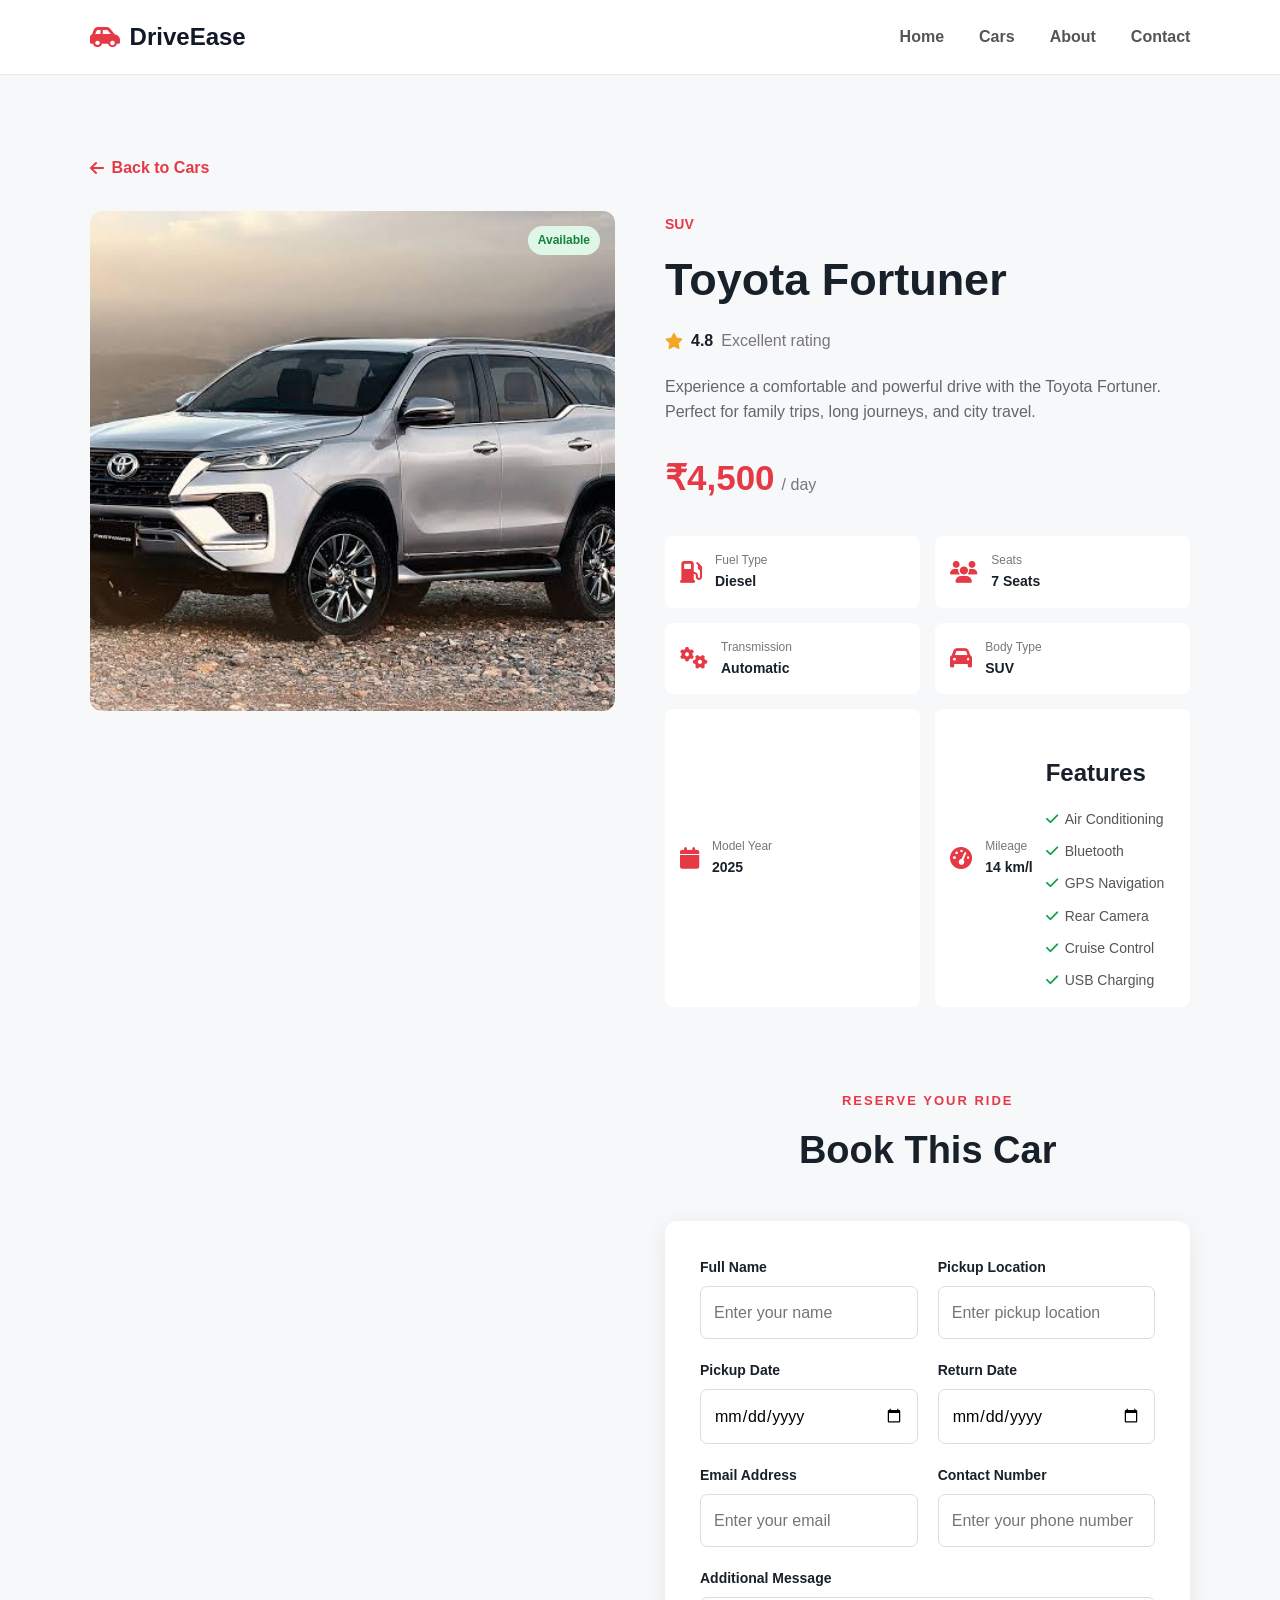
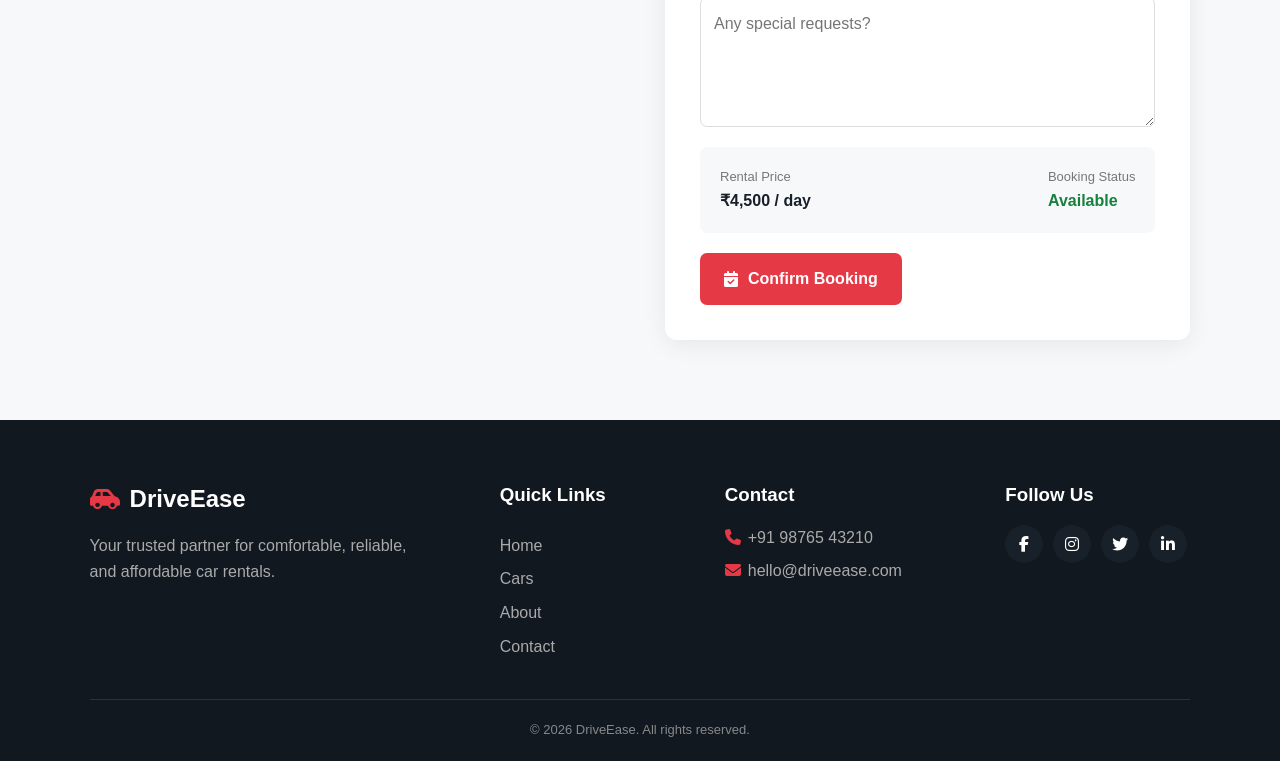
<file: car-details.html>
<!DOCTYPE html>
<html lang="en">
<head>
    <meta charset="UTF-8">
    <meta name="viewport" content="width=device-width, initial-scale=1.0">
    <title>DriveEase - Car Details</title>
    <link rel="stylesheet" href="style.css">
    <link rel="stylesheet" href="https://cdnjs.cloudflare.com/ajax/libs/font-awesome/6.5.2/css/all.min.css">
</head>
<body>
<header class="navbar">
    <a href="index.html" class="logo"><i class="fa-solid fa-car-side"></i>DriveEase</a>
    <nav>
        <a href="index.html">Home</a>
        <a href="cars.html">Cars</a>
        <a href="about.html">About</a>
        <a href="contact.html">Contact</a>
    </nav>
    <button class="menu-btn" id="menuBtn"><i class="fa-solid fa-bars"></i></button>
</header>
<main>
<section class="details-page">
    <div class="details-container">
        <a href="cars.html" class="back-link"><i class="fa-solid fa-arrow-left"></i>Back to Cars</a>
        <div class="car-details">
            <div class="details-image">
                <img src="images/fortuner.jpeg" alt="Toyota Fortuner">
                <span class="availability available">Available</span>
            </div>
            <div class="details-content">
                <span class="car-category">SUV</span>
                <h1>Toyota Fortuner</h1>
                <div class="rating"><i class="fa-solid fa-star"></i><strong>4.8</strong><span>Excellent rating</span></div>
                <p class="details-description">
                    Experience a comfortable and powerful drive with
                    the Toyota Fortuner. Perfect for family trips,
                    long journeys, and city travel.
                </p>
                <div class="price-box"><strong>₹4,500</strong><span>/ day</span></div>
                <div class="specification-grid">
                    <div class="specification"><i class="fa-solid fa-gas-pump"></i><div><span>Fuel Type</span><strong>Diesel</strong></div></div>
                    <div class="specification"><i class="fa-solid fa-users"></i><div><span>Seats</span><strong>7 Seats</strong></div></div>
                    <div class="specification"><i class="fa-solid fa-gears"></i><div><span>Transmission</span><strong>Automatic</strong></div></div>
                    <div class="specification"><i class="fa-solid fa-car"></i><div><span>Body Type</span><strong>SUV</strong></div></div>
                    <div class="specification"><i class="fa-solid fa-calendar"></i><div><span>Model Year</span><strong>2025</strong></div></div>
                    <div class="specification"><i class="fa-solid fa-gauge-high"></i><div><span>Mileage</span><strong>14 km/l</strong></di</div>
                </div>
                <div class="features">
                    <h2>Features</h2>
                    <div class="feature-list">
                        <span><i class="fa-solid fa-check"></i>Air Conditioning</span>
                        <span><i class="fa-solid fa-check"></i>Bluetooth</span>
                        <span><i class="fa-solid fa-check"></i>GPS Navigation</span>
                        <span><i class="fa-solid fa-check"></i>Rear Camera</span>
                        <span><i class="fa-solid fa-check"></i>Cruise Control</span>
                        <span><i class="fa-solid fa-check"></i>USB Charging</span>
                    </div>
                </div>
            </div>
        </div>
        <section class="booking-section" id="booking">
            <div class="section-heading"><span>RESERVE YOUR RIDE</span><h2>Book This Car</h2></div>
            <form class="booking-form" id="bookingForm">
                <div class="form-group">
                    <label for="userName">Full Name</label>
                    <input type="text" id="userName" name="userName" placeholder="Enter your name" required>
                </div>        
                <div class="form-group">
                    <label for="location">Pickup Location</label>
                    <input type="text" id="location" name="location" placeholder="Enter pickup location" required>
                </div>
                <div class="form-group">
                    <label for="pickupDate">Pickup Date</label>
                    <input type="date" id="pickupDate" name="pickupDate" required>
                </div>
                <div class="form-group">
                    <label for="returnDate">Return Date</label>
                    <input type="date" id="returnDate" name="returnDate" required>
                </div>
                <div class="form-group"> 
                    <label for="email">Email Address</label>
                    <input type="email" id="email" name="email" placeholder="Enter your email" required>
                </div>
                <div class="form-group">
                    <label for="phone">Contact Number</label>
                    <input type="tel" id="phone" name="phone" placeholder="Enter your phone number" required>
                </div> 
                <div class="form-group full-width">
                    <label for="message">Additional Message</label>
                    <textarea  id="message" rows="4" placeholder="Any special requests?"></textarea>
                </div>
                <div class="booking-summary">
                    <div><span>Rental Price</span><strong>₹4,500 / day</strong></div>
                    <div><span>Booking Status</span><strong class="available-text">Available</strong></div>
                </div>
                <button type="submit" class="btn primary-btn booking-btn"><i class="fa-solid fa-calendar-check"></i>Confirm Booking</button>
            </form>
        </section>
    </div>
</section>
</main>
<footer class="footer">
    <div class="footer-content">
        <div class="footer-brand">
            <a href="index.html" class="logo"><i class="fa-solid fa-car-side"></i>DriveEase</a>
            <p>
                Your trusted partner for comfortable,
                reliable, and affordable car rentals.
            </p>
        </div> 
        <div class="footer-links">
            <h3>Quick Links</h3>
            <a href="index.html">Home</a>
            <a href="cars.html">Cars</a>
            <a href="about.html">About</a>
            <a href="contact.html">Contact</a>
        </div>
        <div class="footer-contact">
            <h3>Contact</h3>
            <p><i class="fa-solid fa-phone"></i>+91 98765 43210</p>
            <p><i class="fa-solid fa-envelope"></i>hello@driveease.com</p>
        </div>
        <div class="footer-social">
            <h3>Follow Us</h3>
            <div>
                <a href="#"><i class="fa-brands fa-facebook-f"></i></a>
                <a href="#"><i class="fa-brands fa-instagram"></i></a>
                <a href="#"><i class="fa-brands fa-twitter"></i></a>
                <a href="#"><i class="fa-brands fa-linkedin-in"></i></a>
            </div>
        </div>
    </div>
    <div class="footer-bottom"><p>© 2026 DriveEase. All rights reserved.</p></div>
</footer>
<script src="script.js"></script>
</body>
</html>
</file>
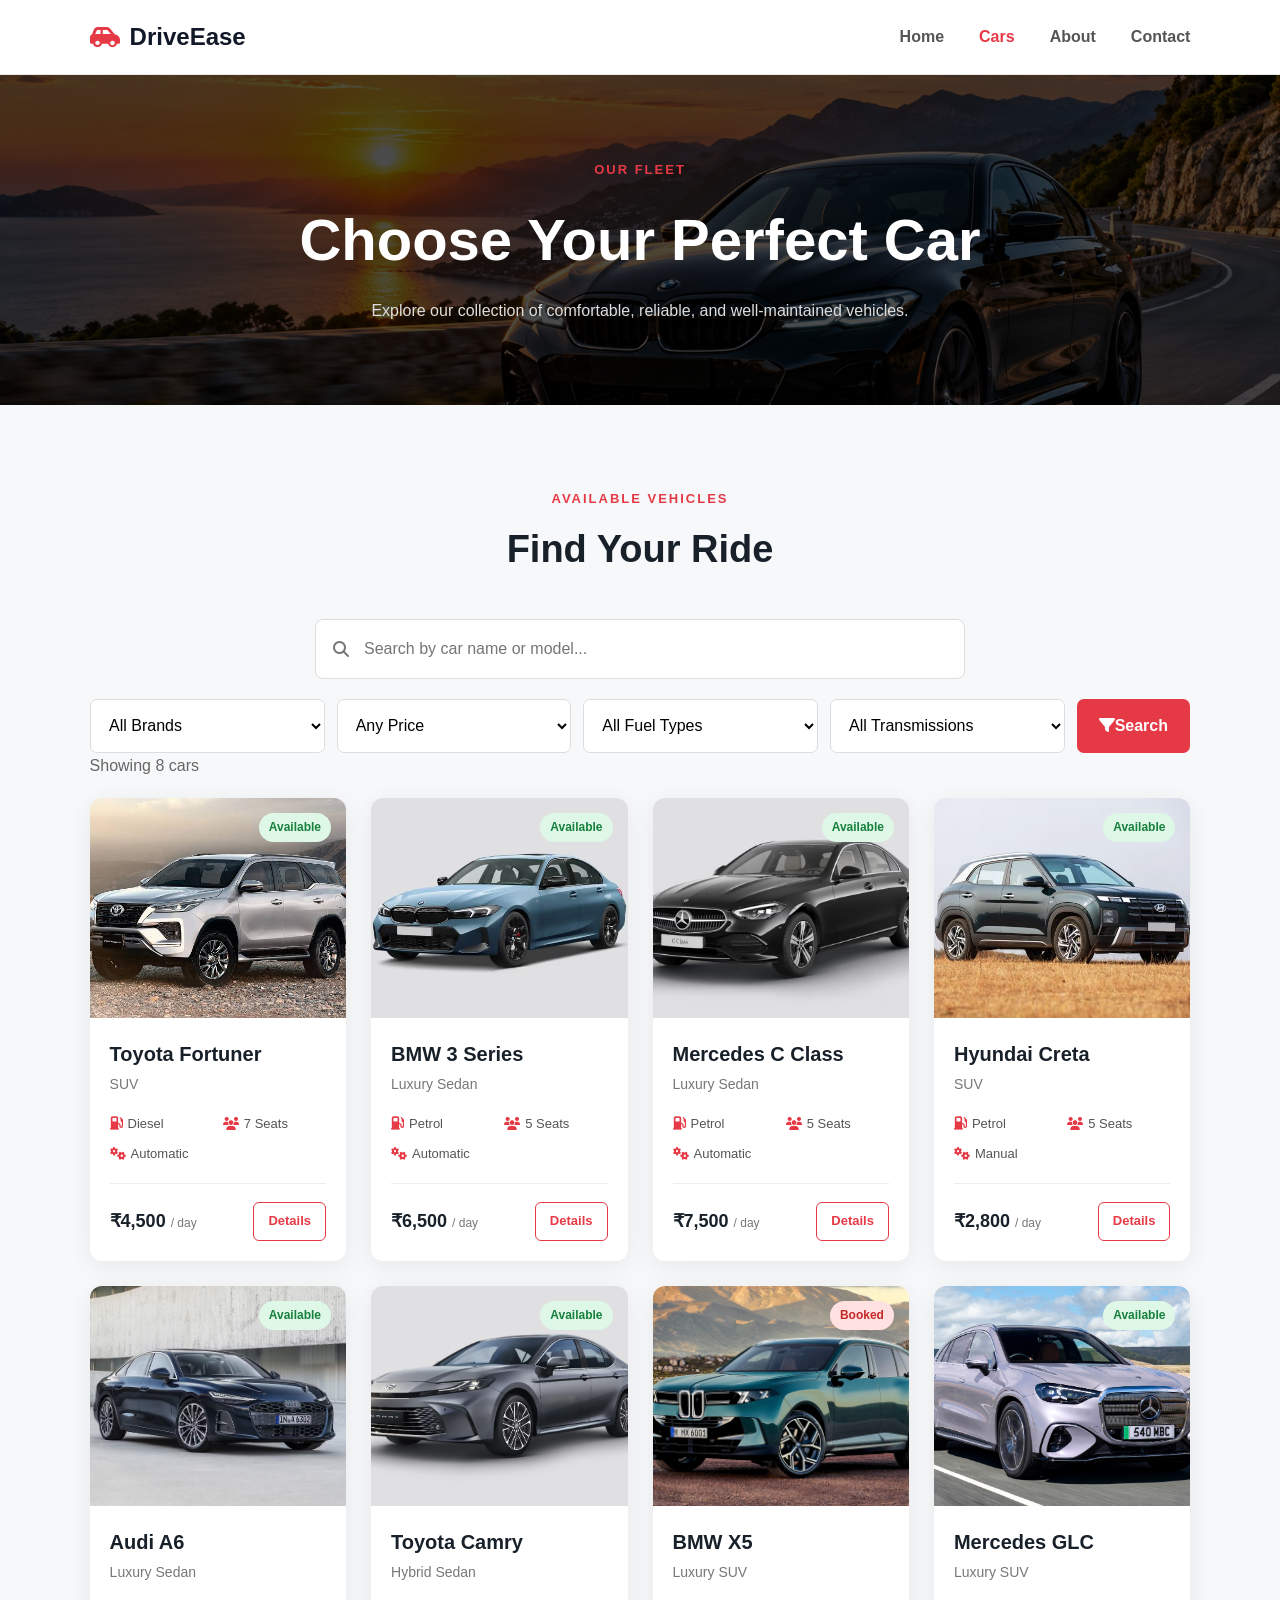
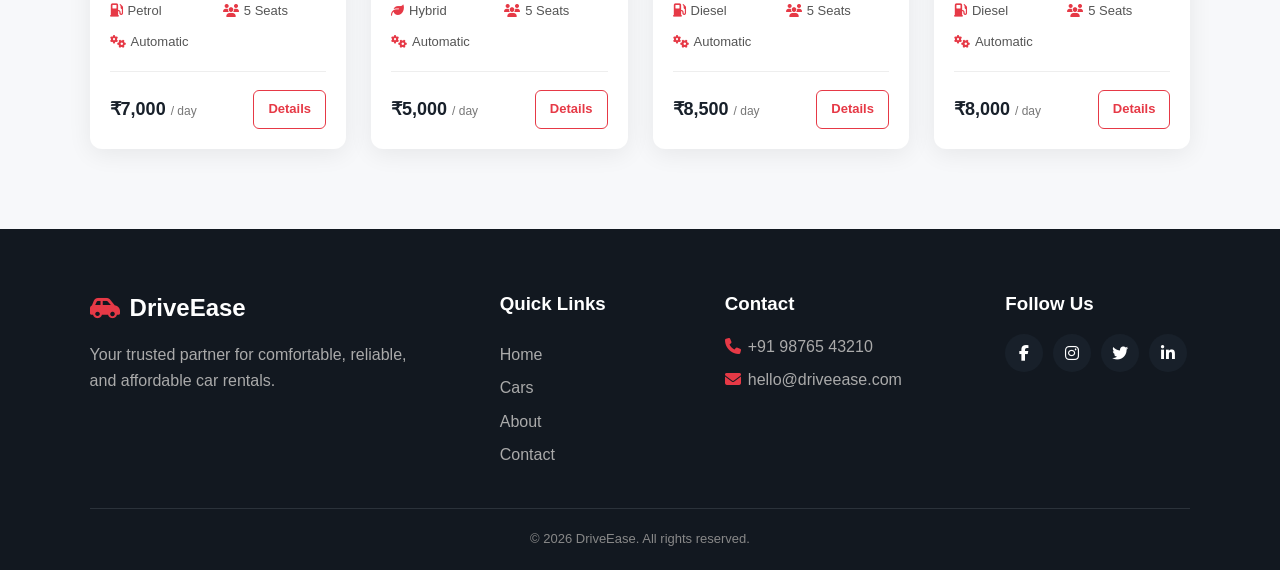
<file: cars.html>
<!DOCTYPE html>
<html lang="en">
<head>
    <meta charset="UTF-8">
    <meta name="viewport" content="width=device-width, initial-scale=1.0">
    <title>DriveEase - Cars</title>
    <link rel="stylesheet" href="style.css">
    <link rel="stylesheet" href="https://cdnjs.cloudflare.com/ajax/libs/font-awesome/6.5.2/css/all.min.css">
</head>
<body>
<header class="navbar"><a href="index.html" class="logo"><i class="fa-solid fa-car-side"></i>DriveEase</a>
    <nav>
        <a href="index.html">Home</a>
        <a href="cars.html" class="active">Cars</a>
        <a href="about.html">About</a>
        <a href="contact.html">Contact</a>
    </nav>
    <button class="menu-btn" id="menuBtn"><i class="fa-solid fa-bars"></i></button>
</header>
<main>
<section class="page-hero">
    <div>
        <span>OUR FLEET</span>
        <h1>Choose Your Perfect Car</h1>
        <p>
            Explore our collection of comfortable,
            reliable, and well-maintained vehicles.
        </p>
    </div>
</section>
<section class="cars-section">
    <div class="section-heading"><span>AVAILABLE VEHICLES</span><h2>Find Your Ride</h2></div>
    <div class="car-search">
        <div class="search-box">
            <i class="fa-solid fa-magnifying-glass"></i>
            <input type="text" id="searchInput" placeholder="Search by car name or model...">
        </div>
        <div class="filters">
            <select id="brandFilter">
                <option value="all">All Brands</option>
                <option value="Toyota">Toyota</option>
                <option value="BMW">BMW</option>
                <option value="Mercedes">Mercedes</option>
                <option value="Audi">Audi</option>
                <option value="Hyundai">Hyundai</option>
            </select>
            <select id="priceFilter">
                <option value="all">Any Price</option>
                <option value="3000">Under ₹3,000/day</option>
                <option value="5000">Under ₹5,000/day</option>
                <option value="8000">Under ₹8,000/day</option>
            </select>
            <select id="fuelFilter">
                <option value="all">All Fuel Types</option>
                <option value="Petrol">Petrol</option>
                <option value="Diesel">Diesel</option>
                <option value="Electric">Electric</option>
                <option value="Hybrid">Hybrid</option>
            </select>
            <select id="transmissionFilter">
                <option value="all">All Transmissions</option>
                <option value="Automatic">Automatic</option>
                <option value="Manual">Manual</option>
            </select>
            <button class="filter-btn" id="filterBtn"><i class="fa-solid fa-filter"></i>Search</button>
        </div>
    </div>
    <div class="results-info"><p>Showing <span id="resultCount">8</span> cars</p></div>
    <div class="car-grid" id="carGrid">
        <article class="car-card" data-name="Toyota Fortuner" data-brand="Toyota" data-price="4500" data-fuel="Diesel" data-transmission="Automatic">
            <div class="car-image"><img src="images/fortuner.jpeg" alt="Toyota Fortuner"><span class="availability available">Available</span></div>
            <div class="car-info"><h3>Toyota Fortuner</h3><p class="car-type">SUV</p>
                <div class="car-specs">
                    <span><i class="fa-solid fa-gas-pump"></i>Diesel</span>
                    <span><i class="fa-solid fa-users"></i>7 Seats</span>
                    <span><i class="fa-solid fa-gears"></i>Automatic</span>
                </div>
                <div class="car-bottom">
                    <strong>₹4,500 <small>/ day</small></strong><a href="car-details.html" class="details-btn">Details</a>
                </div>
            </div>
        </article>
        <article class="car-card" data-name="BMW 3 Series" data-brand="BMW" data-price="6500" data-fuel="Petrol" data-transmission="Automatic">
            <div class="car-image"><img src="images/bmw.avif" alt="BMW 3 Series"><span class="availability available">Available</span></div>
            <div class="car-info"><h3>BMW 3 Series</h3><p class="car-type">Luxury Sedan</p>
                <div class="car-specs"><span><i class="fa-solid fa-gas-pump"></i>Petrol</span>
                    <span><i class="fa-solid fa-users"></i>5 Seats</span>
                    <span><i class="fa-solid fa-gears"></i>Automatic</span>
                </div>
                <div class="car-bottom"><strong>₹6,500 <small>/ day</small></strong><a href="car-details-bmw.html" class="details-btn">Details</a></div>
            </div>
        </article>
        <article class="car-card" data-name="Mercedes C Class" data-brand="Mercedes" data-price="7500" data-fuel="Petrol" data-transmission="Automatic">
            <div class="car-image"><img src="images/mercedes.avif" alt="Mercedes C Class"><span class="availability available">Available</span></div>
            <div class="car-info"><h3>Mercedes C Class</h3><p class="car-type">Luxury Sedan</p>
                <div class="car-specs">
                    <span><i class="fa-solid fa-gas-pump"></i>Petrol</span>
                    <span><i class="fa-solid fa-users"></i>5 Seats</span>
                    <span><i class="fa-solid fa-gears"></i>Automatic</span>
                </div>
                <div class="car-bottom"><strong>₹7,500 <small>/ day</small></strong><a href="car-details-mercedes.html" class="details-btn">Details</a></div>
            </div>
        </article>
        <article class="car-card" data-name="Hyundai Creta" data-brand="Hyundai" data-price="2800" data-fuel="Petrol" data-transmission="Manual">
            <div class="car-image"><img src="images/creta.avif" alt="Hyundai Creta"><span class="availability available">Available</span></div>
            <div class="car-info"><h3>Hyundai Creta</h3><p class="car-type">SUV</p>
                <div class="car-specs">
                    <span><i class="fa-solid fa-gas-pump"></i>Petrol</span>
                    <span><i class="fa-solid fa-users"></i>5 Seats</span>
                    <span><i class="fa-solid fa-gears"></i>Manual</span>
                </div>
                <div class="car-bottom"><strong>₹2,800 <small>/ day</small></strong><a href="car-details-creta.html" class="details-btn">Details</a></div>
            </div>
        </article>
        <article class="car-card" data-name="Audi A6" data-brand="Audi" data-price="7000" data-fuel="Petrol" data-transmission="Automatic">
            <div class="car-image"><img src="images/audio.avif" alt="Audi A6"><span class="availability available">Available</span></div>
            <div class="car-info"><h3>Audi A6</h3><p class="car-type">Luxury Sedan</p>
                <div class="car-specs">
                    <span><i class="fa-solid fa-gas-pump"></i>Petrol</span>
                    <span><i class="fa-solid fa-users"></i>5 Seats</span>
                    <span><i class="fa-solid fa-gears"></i>Automatic</span>
                </div>
                <div class="car-bottom"><strong>₹7,000 <small>/ day</small></strong><a href="car-details-audi.html" class="details-btn">Details</a></div>
            </div>
        </article>
        <article class="car-card" data-name="Toyota Camry" data-brand="Toyota" data-price="5000" data-fuel="Hybrid" data-transmission="Automatic">
            <div class="car-image"><img src="images/camry.avif" alt="Toyota Camry"><span class="availability available">Available</span></div>
            <div class="car-info">
                <h3>Toyota Camry</h3>
                <p class="car-type">Hybrid Sedan</p>
                <div class="car-specs">
                    <span><i class="fa-solid fa-leaf"></i>Hybrid</span>
                    <span><i class="fa-solid fa-users"></i>5 Seats</span>
                    <span><i class="fa-solid fa-gears"></i>Automatic</span>
                </div>
                <div class="car-bottom"><strong>₹5,000 <small>/ day</small></strong><a href="car-details-camry.html" class="details-btn">Details</a></div>
            </div>
        </article>
        <article class="car-card" data-name="BMW X5" data-brand="BMW" data-price="8500" data-fuel="Diesel" data-transmission="Automatic">
            <div class="car-image"><img src="images/bmw-x5.jpg" alt="BMW X5"><span class="availability unavailable">Booked</span></div>
            <div class="car-info"><h3>BMW X5</h3><p class="car-type">Luxury SUV</p>
                <div class="car-specs">
                    <span><i class="fa-solid fa-gas-pump"></i>Diesel</span>
                    <span><i class="fa-solid fa-users"></i>5 Seats</span>
                    <span><i class="fa-solid fa-gears"></i>Automatic</span>
                </div>
                <div class="car-bottom"><strong>₹8,500 <small>/ day</small></strong><a href="car-details-bmw-x5.html" class="details-btn">Details</a></div>
            </div>
        </article>
        <article class="car-card" data-name="Mercedes GLC" data-brand="Mercedes" data-price="8000" data-fuel="Diesel" data-transmission="Automatic">
            <div class="car-image"><img src="images/mercedes-glc.jpg" alt="Mercedes GLC"><span class="availability available">Available</span></div>
            <div class="car-info">
                <h3>Mercedes GLC</h3>
                <p class="car-type">Luxury SUV</p>
                <div class="car-specs">
                    <span><i class="fa-solid fa-gas-pump"></i>Diesel</span>
                    <span><i class="fa-solid fa-users"></i>5 Seats</span>
                    <span><i class="fa-solid fa-gears"></i>Automatic</span>
                </div>
                <div class="car-bottom"><strong>₹8,000 <small>/ day</small></strong><a href="car-details-mercedes-glc.html" class="details-btn">Details</a></div>
            </div>
        </article>
    </div>
    <div class="no-results" id="noResults">
        <i class="fa-solid fa-car"></i><h3>No cars found</h3><p>Try changing your search or filter options.</p>
    </div>
</section>
</main>
<footer class="footer">
    <div class="footer-content">
        <div class="footer-brand">
            <a href="index.html" class="logo"><i class="fa-solid fa-car-side"></i>DriveEase</a>
            <p>
                Your trusted partner for comfortable,
                reliable, and affordable car rentals.
            </p>
        </div>
        <div class="footer-links">
            <h3>Quick Links</h3>
            <a href="index.html">Home</a>
            <a href="cars.html">Cars</a>
            <a href="about.html">About</a>
            <a href="contact.html">Contact</a>
        </div>
        <div class="footer-contact">
            <h3>Contact</h3>
            <p><i class="fa-solid fa-phone"></i>+91 98765 43210</p>
            <p><i class="fa-solid fa-envelope"></i>hello@driveease.com</p>
        </div>
        <div class="footer-social">
            <h3>Follow Us</h3>
            <div>
                <a href="#"><i class="fa-brands fa-facebook-f"></i></a>
                <a href="#"><i class="fa-brands fa-instagram"></i></a>
                <a href="#"><i class="fa-brands fa-twitter"></i></a>
                <a href="#"><i class="fa-brands fa-linkedin-in"></i></a>
            </div>
        </div>
    </div>
    <div class="footer-bottom"><p>© 2026 DriveEase. All rights reserved.</p></div>
</footer>
<script src="script.js"></script>
</body>
</html>
</file>
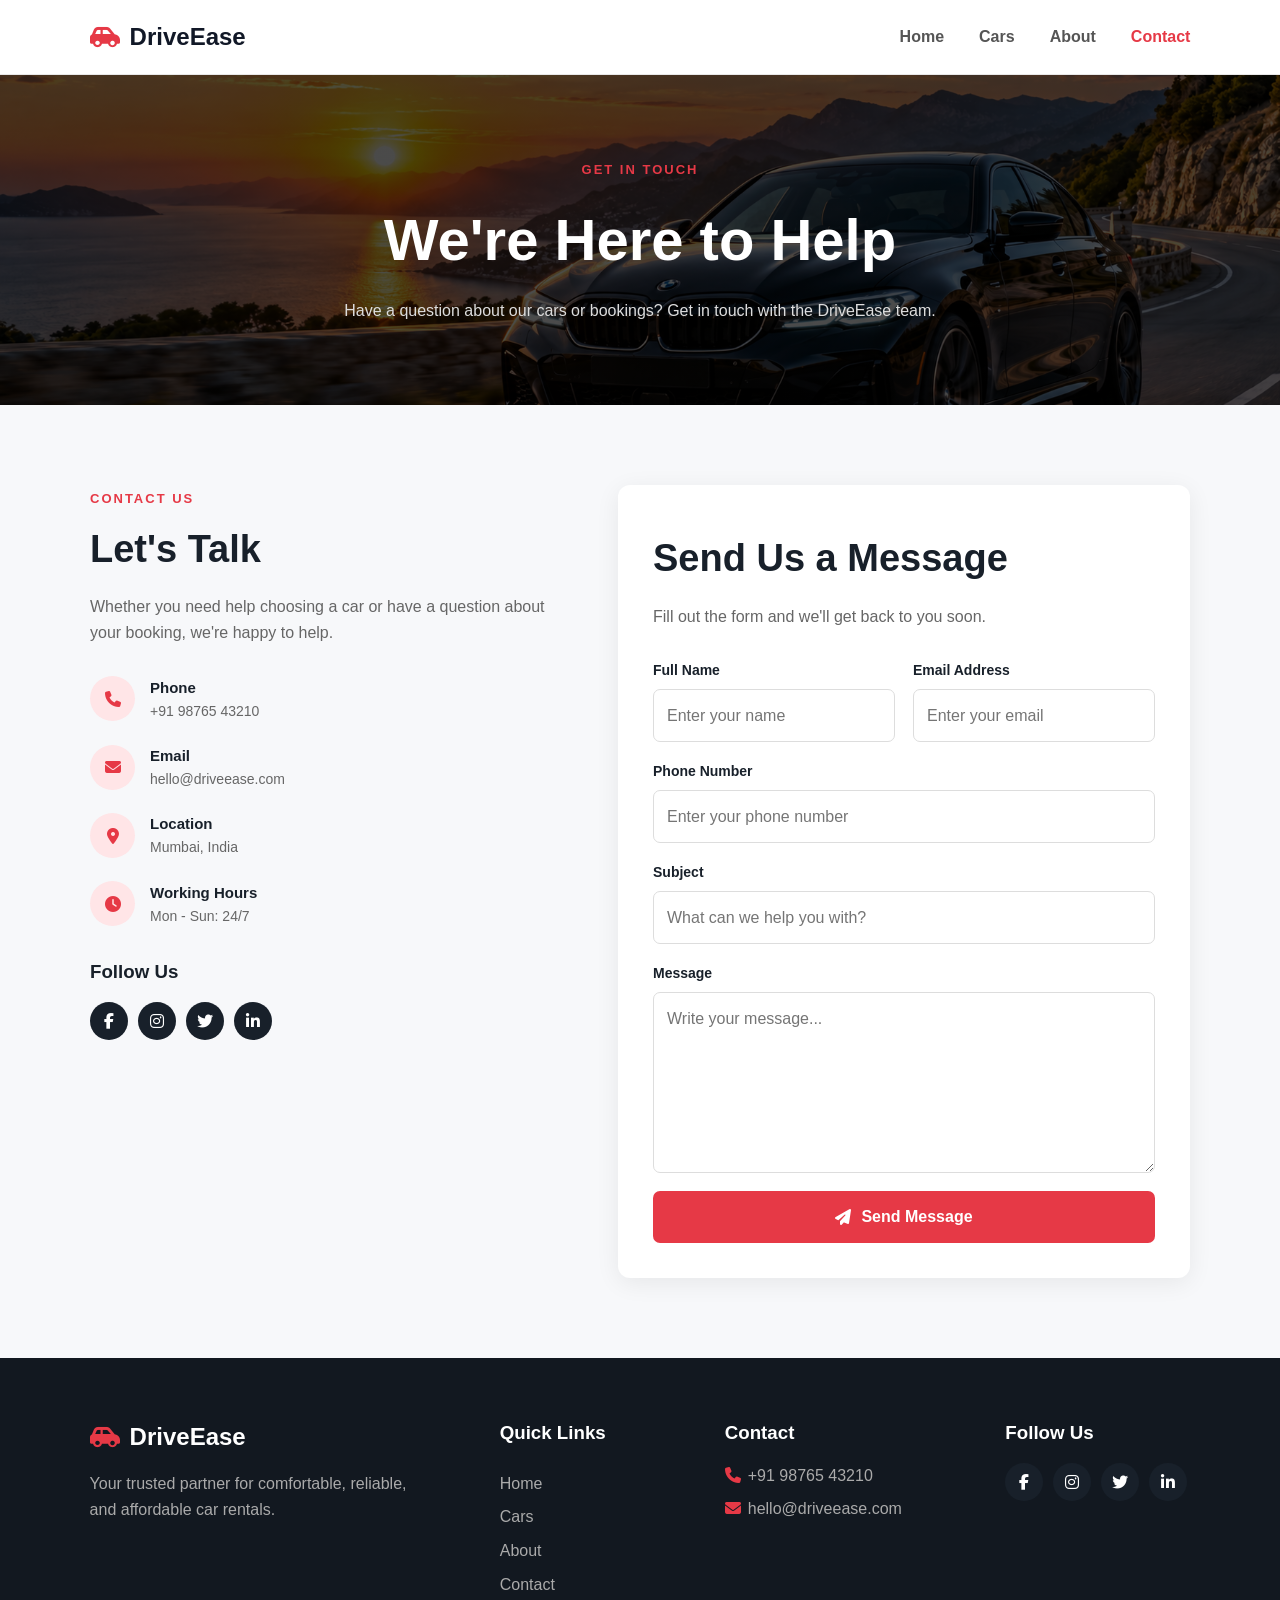
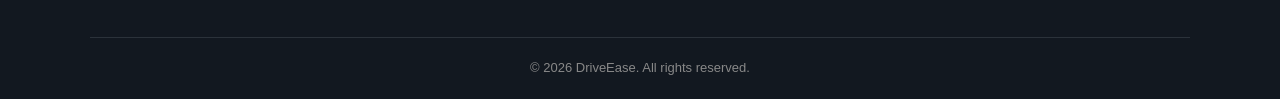
<file: contact.html>
<!DOCTYPE html>
<html lang="en">
<head>
    <meta charset="UTF-8">
    <meta name="viewport" content="width=device-width, initial-scale=1.0">
    <title>DriveEase - Contact</title>
    <link rel="stylesheet" href="style.css">
    <link rel="stylesheet" href="https://cdnjs.cloudflare.com/ajax/libs/font-awesome/6.5.2/css/all.min.css">
</head>
<body>
<header class="navbar">
    <a href="index.html" class="logo"><i class="fa-solid fa-car-side"></i>DriveEase</a>
    <nav>
        <a href="index.html">Home</a>
        <a href="cars.html">Cars</a>
        <a href="about.html">About</a>
        <a href="contact.html" class="active">Contact</a>
    </nav>
    <button class="menu-btn" id="menuBtn"><i class="fa-solid fa-bars"></i></button>
</header>
<main>
<section class="page-hero">
    <div>
        <span>GET IN TOUCH</span>
        <h1>We're Here to Help</h1>
        <p>
            Have a question about our cars or bookings?
            Get in touch with the DriveEase team.
        </p>
    </div>
</section>
<section class="contact-section">
    <div class="contact-container">
        <div class="contact-info">
            <span class="section-label">CONTACT US</span>
            <h2>Let's Talk</h2>
            <p>
                Whether you need help choosing a car or have a
                question about your booking, we're happy to help.
            </p>
            <div class="contact-item">
                <div class="contact-icon"><i class="fa-solid fa-phone"></i></div>
                <div><h3>Phone</h3><p>+91 98765 43210</p></div>
            </div>
            <div class="contact-item">
                <div class="contact-icon"><i class="fa-solid fa-envelope"></i></div>
                <div><h3>Email</h3><p>hello@driveease.com</p></div>
            </div>
            <div class="contact-item">
                <div class="contact-icon"><i class="fa-solid fa-location-dot"></i></div>
                <div><h3>Location</h3><p>Mumbai, India</p></div>
            </div>
            <div class="contact-item">
                <div class="contact-icon"><i class="fa-solid fa-clock"></i></div>
                <div><h3>Working Hours</h3><p>Mon - Sun: 24/7</p></div>
            </div>
            <div class="contact-social">
                <h3>Follow Us</h3>
                <div>
                    <a href="#"><i class="fa-brands fa-facebook-f"></i></a>
                    <a href="#"><i class="fa-brands fa-instagram"></i></a>
                    <a href="#"><i class="fa-brands fa-twitter"></i></a>
                    <a href="#"><i class="fa-brands fa-linkedin-in"></i></a>
                </div>
            </div>
        </div>
        <div class="contact-form-box">
            <h2>Send Us a Message</h2>
            <p>Fill out the form and we'll get back to you soon.</p>
            <form id="contactForm">
                <div class="form-row">
                    <div class="form-group">
                        <label for="name">Full Name</label>
                        <input type="text" id="name" name="name" placeholder="Enter your name" required>
                    </div>
                    <div class="form-group">
                        <label for="email">Email Address</label>
                        <input type="email" id="email" name="email" placeholder="Enter your email" required>
                    </div>
                </div>
                <div class="form-group">
                    <label for="phone">Phone Number</label>
                    <input type="tel" id="phone" name="phone" placeholder="Enter your phone number" required>
                </div>
                <div class="form-group">
                    <label for="subject">Subject</label>
                    <input type="text" id="subject" name="subject" placeholder="What can we help you with?" required>
                </div>
                <div class="form-group">
                    <label for="message">Message</label>
                    <textarea id="message" name="message" rows="6" placeholder="Write your message..." required></textarea>
                </div>
                <button type="submit" class="btn primary-btn"><i class="fa-solid fa-paper-plane"></i>Send Message</button>
            </form>
        </div>
    </div>
</section>
</main>
<footer class="footer">
    <div class="footer-content">
        <div class="footer-brand">
            <a href="index.html" class="logo"><i class="fa-solid fa-car-side"></i>DriveEase</a>
            <p>
                Your trusted partner for comfortable,
                reliable, and affordable car rentals.
            </p>
        </div>
        <div class="footer-links">
            <h3>Quick Links</h3>
            <a href="index.html">Home</a>
            <a href="cars.html">Cars</a>
            <a href="about.html">About</a>
            <a href="contact.html">Contact</a>
        </div>
        <div class="footer-contact">
            <h3>Contact</h3>
            <p><i class="fa-solid fa-phone"></i>+91 98765 43210</p>
            <p><i class="fa-solid fa-envelope"></i>hello@driveease.com</p>
        </div>
        <div class="footer-social">
            <h3>Follow Us</h3>
            <div>
                <a href="#"><i class="fa-brands fa-facebook-f"></i></a>
                <a href="#"><i class="fa-brands fa-instagram"></i></a>
                <a href="#"><i class="fa-brands fa-twitter"></i></a>
                <a href="#"><i class="fa-brands fa-linkedin-in"></i></a>
            </div>
        </div>
    </div>
    <div class="footer-bottom">
        <p>© 2026 DriveEase. All rights reserved.</p>
    </div>
</footer>
<script src="script.js"></script>
</body>
</html>
</file>
<file: style.css>
* {
    margin: 0;
    padding: 0;
    box-sizing: border-box;
}

html {
    scroll-behavior: smooth;
}

body {
    font-family: Arial, Helvetica, sans-serif;
    background: #f7f8fa;
    color: #18202a;
    line-height: 1.6;
}

a {
    text-decoration: none;
    color: inherit;
}

img {
    width: 100%;
    display: block;
}

button,
input,
select,
textarea {
    font: inherit;
}

.navbar {
    height: 75px;
    padding: 0 7%;
    display: flex;
    align-items: center;
    justify-content: space-between;
    background: #ffffff;
    border-bottom: 1px solid #e8e8e8;
    position: sticky;
    top: 0;
    z-index: 1000;
}

.logo {
    display: flex;
    align-items: center;
    gap: 10px;
    font-size: 24px;
    font-weight: 700;
    color: #111827;
}

.logo i {
    color: #e63946;
}

.navbar nav {
    display: flex;
    gap: 35px;
}

.navbar nav a {
    color: #555;
    font-weight: 600;
    transition: 0.3s;
}

.navbar nav a:hover,
.navbar nav a.active {
    color: #e63946;
}

.menu-btn {
    display: none;
    border: none;
    background: none;
    font-size: 24px;
    cursor: pointer;
}

.hero {
    min-height: 620px;
    display: flex;
    align-items: center;
    padding: 80px 7%;
    background:
        linear-gradient(90deg, rgba(0,0,0,.78), rgba(0,0,0,.25)),
        url("images/hero-car.png") center/cover no-repeat;
}

.hero-content {
    max-width: 650px;
    color: white;
}

.hero-tag,
.section-heading span,
.page-hero span,
.section-label,
.mission-content span {
    color: #e63946;
    font-size: 13px;
    font-weight: 700;
    letter-spacing: 2px;
}

.hero h1 {
    font-size: clamp(45px, 6vw, 76px);
    line-height: 1.05;
    margin: 18px 0;
}

.hero h1 span {
    color: #e63946;
}

.hero p {
    max-width: 560px;
    color: #eeeeee;
    font-size: 18px;
    margin-bottom: 30px;
}

.hero-buttons {
    display: flex;
    gap: 15px;
    flex-wrap: wrap;
}

.btn {
    display: inline-flex;
    align-items: center;
    justify-content: center;
    gap: 10px;
    padding: 13px 24px;
    border-radius: 7px;
    font-weight: 700;
    border: none;
    cursor: pointer;
    transition: 0.3s;
}

.primary-btn {
    background: #e63946;
    color: white;
}

.primary-btn:hover {
    background: #c92f3b;
    transform: translateY(-2px);
}

.secondary-btn {
    background: white;
    color: #222;
}

.secondary-btn:hover {
    transform: translateY(-2px);
}

.search-section,
.cars-section,
.featured-section,
.about-section,
.services-section,
.contact-section,
.details-page,
.why-section {
    padding: 80px 7%;
}

.section-heading {
    text-align: center;
    margin-bottom: 40px;
}

.section-heading h2 {
    font-size: 38px;
    margin-top: 8px;
}

.search-box {
    max-width: 650px;
    margin: 0 auto 20px;
    position: relative;
}

.search-box i {
    position: absolute;
    left: 18px;
    top: 50%;
    transform: translateY(-50%);
    color: #777;
}

.search-box input {
    width: 100%;
    padding: 16px 20px 16px 48px;
    border: 1px solid #ddd;
    border-radius: 8px;
    background: white;
    outline: none;
}

.search-box input:focus {
    border-color: #e63946;
}

.filters {
    display: grid;
    grid-template-columns: repeat(4, 1fr) auto;
    gap: 12px;
    max-width: 1100px;
    margin: auto;
}

.filters select {
    padding: 14px;
    border: 1px solid #ddd;
    border-radius: 7px;
    background: white;
    outline: none;
    cursor: pointer;
}

.filter-btn {
    padding: 14px 22px;
    border: none;
    border-radius: 7px;
    background: #e63946;
    color: white;
    font-weight: 700;
    cursor: pointer;
    transition: 0.3s;
}

.filter-btn:hover {
    background: #c92f3b;
}

.car-grid {
    display: grid;
    grid-template-columns: repeat(4, 1fr);
    gap: 25px;
}

.car-card {
    background: white;
    border-radius: 12px;
    overflow: hidden;
    box-shadow: 0 5px 25px rgba(0,0,0,.07);
    transition: .3s;
}

.car-card:hover {
    transform: translateY(-7px);
    box-shadow: 0 12px 30px rgba(0,0,0,.12);
}

.car-image {
    height: 220px;
    position: relative;
    overflow: hidden;
}

.car-image img {
    height: 100%;
    object-fit: cover;
    transition: .4s;
}

.car-card:hover .car-image img {
    transform: scale(1.05);
}

.availability {
    position: absolute;
    top: 15px;
    right: 15px;
    padding: 5px 10px;
    border-radius: 20px;
    font-size: 12px;
    font-weight: 700;
}

.available {
    background: #dff7e7;
    color: #16803c;
}

.unavailable {
    background: #ffe1e1;
    color: #c62828;
}

.car-info {
    padding: 20px;
}

.car-info h3 {
    font-size: 20px;
}

.car-type {
    color: #777;
    font-size: 14px;
    margin: 3px 0 18px;
}

.car-specs {
    display: grid;
    grid-template-columns: 1fr 1fr;
    gap: 10px;
    padding-bottom: 18px;
    border-bottom: 1px solid #eee;
}

.car-specs span {
    font-size: 13px;
    color: #555;
}

.car-specs i {
    color: #e63946;
    margin-right: 5px;
}

.car-bottom {
    display: flex;
    justify-content: space-between;
    align-items: center;
    padding-top: 18px;
}

.car-bottom strong {
    font-size: 18px;
}

.car-bottom small {
    font-size: 12px;
    color: #777;
    font-weight: normal;
}

.details-btn {
    padding: 8px 14px;
    border: 1px solid #e63946;
    color: #e63946;
    border-radius: 6px;
    font-size: 13px;
    font-weight: 700;
    transition: .3s;
}

.details-btn:hover {
    background: #e63946;
    color: white;
}

.view-all {
    text-align: center;
    margin-top: 40px;
}

.page-hero {
    min-height: 330px;
    display: flex;
    justify-content: center;
    align-items: center;
    text-align: center;
    padding: 60px 7%;
    background:
        linear-gradient(rgba(0,0,0,.7), rgba(0,0,0,.7)),
        url("images/hero-car.png") center/cover no-repeat;
    color: white;
}

.page-hero h1 {
    font-size: clamp(38px, 5vw, 58px);
    margin: 12px 0;
}

.page-hero p {
    max-width: 650px;
    margin: auto;
    color: #ddd;
}

.results-info {
    margin: 0 auto 20px;
    max-width: 1200px;
    color: #666;
}

.no-results {
    display: none;
    text-align: center;
    padding: 60px 20px;
}

.no-results i {
    font-size: 45px;
    color: #e63946;
}

.no-results h3 {
    margin: 15px 0 5px;
}

.benefits,
.services-grid {
    display: grid;
    grid-template-columns: repeat(4, 1fr);
    gap: 25px;
}

.benefit,
.service-card {
    background: white;
    padding: 30px 22px;
    text-align: center;
    border-radius: 10px;
    box-shadow: 0 5px 20px rgba(0,0,0,.06);
    transition: .3s;
}

.benefit:hover,
.service-card:hover {
    transform: translateY(-5px);
}

.benefit i,
.service-card i {
    font-size: 35px;
    color: #e63946;
    margin-bottom: 18px;
}

.benefit h3,
.service-card h3 {
    margin-bottom: 8px;
}

.benefit p,
.service-card p {
    color: #666;
    font-size: 14px;
}

.details-container {
    max-width: 1200px;
    margin: auto;
}

.back-link {
    display: inline-flex;
    align-items: center;
    gap: 8px;
    color: #e63946;
    font-weight: 700;
    margin-bottom: 30px;
}

.car-details {
    display: grid;
    grid-template-columns: 1fr 1fr;
    gap: 50px;
    align-items: start;
}

.details-image {
    position: relative;
    border-radius: 12px;
    overflow: hidden;
}

.details-image img {
    height: 500px;
    object-fit: cover;
}

.details-content h1 {
    font-size: 45px;
    margin: 8px 0;
}

.car-category {
    color: #e63946;
    font-weight: 700;
    font-size: 14px;
}

.rating {
    display: flex;
    gap: 8px;
    align-items: center;
    margin: 12px 0 20px;
}

.rating i {
    color: #f5a623;
}

.rating span {
    color: #777;
}

.details-description {
    color: #666;
    margin-bottom: 25px;
}

.price-box {
    display: flex;
    align-items: baseline;
    gap: 7px;
    margin-bottom: 30px;
}

.price-box strong {
    font-size: 35px;
    color: #e63946;
}

.price-box span {
    color: #777;
}

.specification-grid {
    display: grid;
    grid-template-columns: 1fr 1fr;
    gap: 15px;
}

.specification {
    display: flex;
    align-items: center;
    gap: 13px;
    background: white;
    padding: 15px;
    border-radius: 8px;
}

.specification > i {
    color: #e63946;
    font-size: 22px;
}

.specification div {
    display: flex;
    flex-direction: column;
}

.specification span {
    color: #777;
    font-size: 12px;
}

.specification strong {
    font-size: 14px;
}

.features {
    margin-top: 30px;
}

.features h2 {
    margin-bottom: 15px;
}

.feature-list {
    display: grid;
    grid-template-columns: 1fr 1fr;
    gap: 10px;
}

.feature-list span {
    color: #555;
    font-size: 14px;
}

.feature-list i {
    color: #1b9e4b;
    margin-right: 7px;
}

.booking-section {
    margin-top: 80px;
}

.booking-form {
    background: white;
    padding: 35px;
    border-radius: 12px;
    box-shadow: 0 5px 25px rgba(0,0,0,.07);
    display: grid;
    grid-template-columns: 1fr 1fr;
    gap: 20px;
}

.form-group {
    display: flex;
    flex-direction: column;
    gap: 7px;
}

.form-group label {
    font-weight: 700;
    font-size: 14px;
}

.form-group input,
.form-group textarea {
    width: 100%;
    padding: 13px;
    border: 1px solid #ddd;
    border-radius: 7px;
    outline: none;
    resize: vertical;
}

.form-group input:focus,
.form-group textarea:focus {
    border-color: #e63946;
}

.full-width {
    grid-column: 1 / -1;
}

.booking-summary {
    grid-column: 1 / -1;
    display: flex;
    justify-content: space-between;
    padding: 20px;
    background: #f7f8fa;
    border-radius: 8px;
}

.booking-summary div {
    display: flex;
    flex-direction: column;
}

.booking-summary span {
    color: #777;
    font-size: 13px;
}

.available-text {
    color: #16803c;
}

.booking-btn {
    grid-column: 1 / -1;
    width: fit-content;
}

.about-content {
    max-width: 1150px;
    margin: auto;
    display: grid;
    grid-template-columns: 1fr 1fr;
    gap: 70px;
    align-items: center;
}

.about-text h2 {
    font-size: 40px;
    margin: 10px 0 20px;
}

.about-text p {
    color: #666;
    margin-bottom: 15px;
}

.about-stats {
    display: grid;
    grid-template-columns: 1fr 1fr;
    gap: 20px;
}

.stat-card {
    background: white;
    padding: 30px;
    text-align: center;
    border-radius: 10px;
    box-shadow: 0 5px 20px rgba(0,0,0,.06);
}

.stat-card i {
    color: #e63946;
    font-size: 30px;
}

.stat-card h3 {
    font-size: 28px;
    margin: 8px 0;
}

.stat-card p {
    color: #777;
}

.mission-section {
    padding: 100px 7%;
    background:
        linear-gradient(rgba(0,0,0,.75), rgba(0,0,0,.75)),
        url("images/hero-mission.png") center/cover no-repeat;
    text-align: center;
    color: white;
}

.mission-content {
    max-width: 700px;
    margin: auto;
}

.mission-content h2 {
    font-size: 42px;
    margin: 12px 0;
}

.mission-content p {
    color: #ddd;
    margin-bottom: 25px;
}

.contact-container {
    max-width: 1100px;
    margin: auto;
    display: grid;
    grid-template-columns: .9fr 1.1fr;
    gap: 60px;
}

.contact-info h2,
.contact-form-box h2 {
    font-size: 38px;
    margin: 8px 0 15px;
}

.contact-info > p,
.contact-form-box > p {
    color: #666;
    margin-bottom: 30px;
}

.contact-item {
    display: flex;
    align-items: center;
    gap: 15px;
    margin-bottom: 22px;
}

.contact-icon {
    width: 45px;
    height: 45px;
    display: grid;
    place-items: center;
    border-radius: 50%;
    background: #ffe5e7;
    color: #e63946;
}

.contact-item h3 {
    font-size: 15px;
}

.contact-item p {
    color: #666;
    font-size: 14px;
}

.contact-social {
    margin-top: 30px;
}

.contact-social h3 {
    margin-bottom: 15px;
}

.contact-social div,
.footer-social div {
    display: flex;
    gap: 10px;
}

.contact-social a,
.footer-social a {
    width: 38px;
    height: 38px;
    display: grid;
    place-items: center;
    border-radius: 50%;
    background: #18202a;
    color: white;
    transition: .3s;
}

.contact-social a:hover,
.footer-social a:hover {
    background: #e63946;
}

.contact-form-box {
    background: white;
    padding: 35px;
    border-radius: 12px;
    box-shadow: 0 5px 25px rgba(0,0,0,.07);
}

.contact-form-box form {
    display: flex;
    flex-direction: column;
    gap: 18px;
}

.form-row {
    display: grid;
    grid-template-columns: 1fr 1fr;
    gap: 18px;
}

.footer {
    background: #121820;
    color: white;
    padding: 60px 7% 20px;
}

.footer-content {
    display: grid;
    grid-template-columns: 2fr 1fr 1.3fr 1fr;
    gap: 40px;
}

.footer .logo {
    color: white;
    margin-bottom: 15px;
}

.footer-brand p {
    color: #aaa;
    max-width: 320px;
}

.footer h3 {
    margin-bottom: 15px;
}

.footer-links {
    display: flex;
    flex-direction: column;
    gap: 8px;
}

.footer-links a {
    color: #aaa;
    transition: .3s;
}

.footer-links a:hover {
    color: #e63946;
}

.footer-contact p {
    color: #aaa;
    margin-bottom: 8px;
}

.footer-contact i {
    color: #e63946;
    margin-right: 7px;
}

.footer-bottom {
    border-top: 1px solid #2b323a;
    margin-top: 40px;
    padding-top: 20px;
    text-align: center;
    color: #888;
    font-size: 13px;
}


@media (max-width: 1000px) {

    .car-grid {
        grid-template-columns: repeat(2, 1fr);
    }

    .benefits,
    .services-grid {
        grid-template-columns: repeat(2, 1fr);
    }

    .filters {
        grid-template-columns: 1fr 1fr;
    }

    .car-details,
    .about-content,
    .contact-container {
        grid-template-columns: 1fr;
    }

    .footer-content {
        grid-template-columns: 1fr 1fr;
    }
}


@media (max-width: 700px) {

    .navbar {
        padding: 0 5%;
    }

    .navbar nav {
        display: none;
        position: absolute;
        top: 75px;
        left: 0;
        width: 100%;
        background: white;
        flex-direction: column;
        gap: 0;
        border-top: 1px solid #eee;
    }

    .navbar nav.show {
        display: flex;
    }

    .navbar nav a {
        padding: 15px 5%;
        border-bottom: 1px solid #eee;
    }

    .menu-btn {
        display: block;
    }

    .hero {
        min-height: 550px;
        padding: 60px 5%;
    }

    .hero h1 {
        font-size: 45px;
    }

    .search-section,
    .cars-section,
    .featured-section,
    .about-section,
    .services-section,
    .contact-section,
    .details-page,
    .why-section {
        padding: 60px 5%;
    }

    .section-heading h2 {
        font-size: 30px;
    }

    .filters,
    .car-grid,
    .benefits,
    .services-grid,
    .specification-grid,
    .feature-list,
    .booking-form,
    .form-row {
        grid-template-columns: 1fr;
    }

    .full-width,
    .booking-btn,
    .booking-summary {
        grid-column: auto;
    }

    .booking-summary {
        flex-direction: column;
        gap: 15px;
    }

    .details-image img {
        height: 320px;
    }

    .details-content h1 {
        font-size: 35px;
    }

    .footer-content {
        grid-template-columns: 1fr;
        gap: 30px;
    }

    .hero-buttons {
        flex-direction: column;
        align-items: flex-start;
    }

    .btn {
        width: auto;
    }
}


@media (max-width: 450px) {

    .logo {
        font-size: 20px;
    }

    .hero h1 {
        font-size: 38px;
    }

    .hero p {
        font-size: 16px;
    }

    .car-grid {
        gap: 18px;
    }

    .car-image {
        height: 190px;
    }

    .car-info {
        padding: 15px;
    }

    .car-specs {
        grid-template-columns: 1fr;
    }

    .contact-form-box,
    .booking-form {
        padding: 22px;
    }
}
</file>
